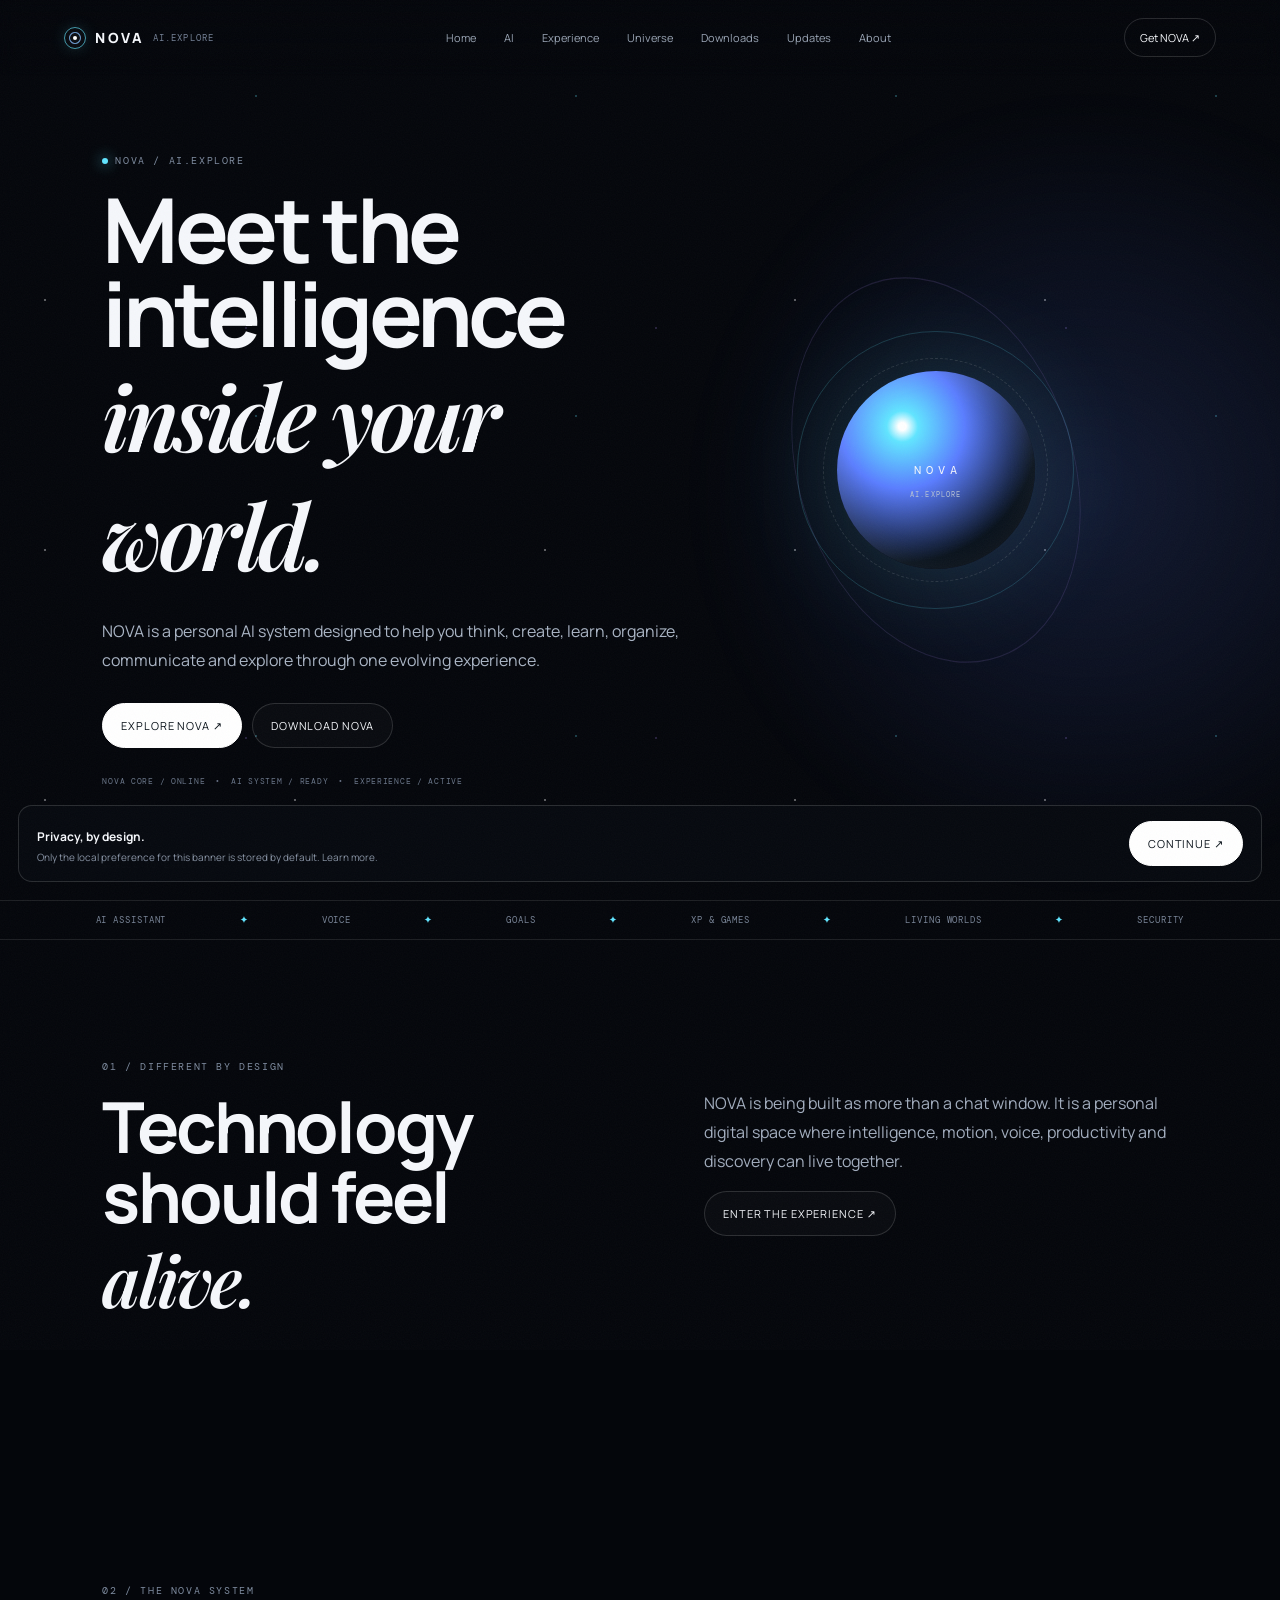
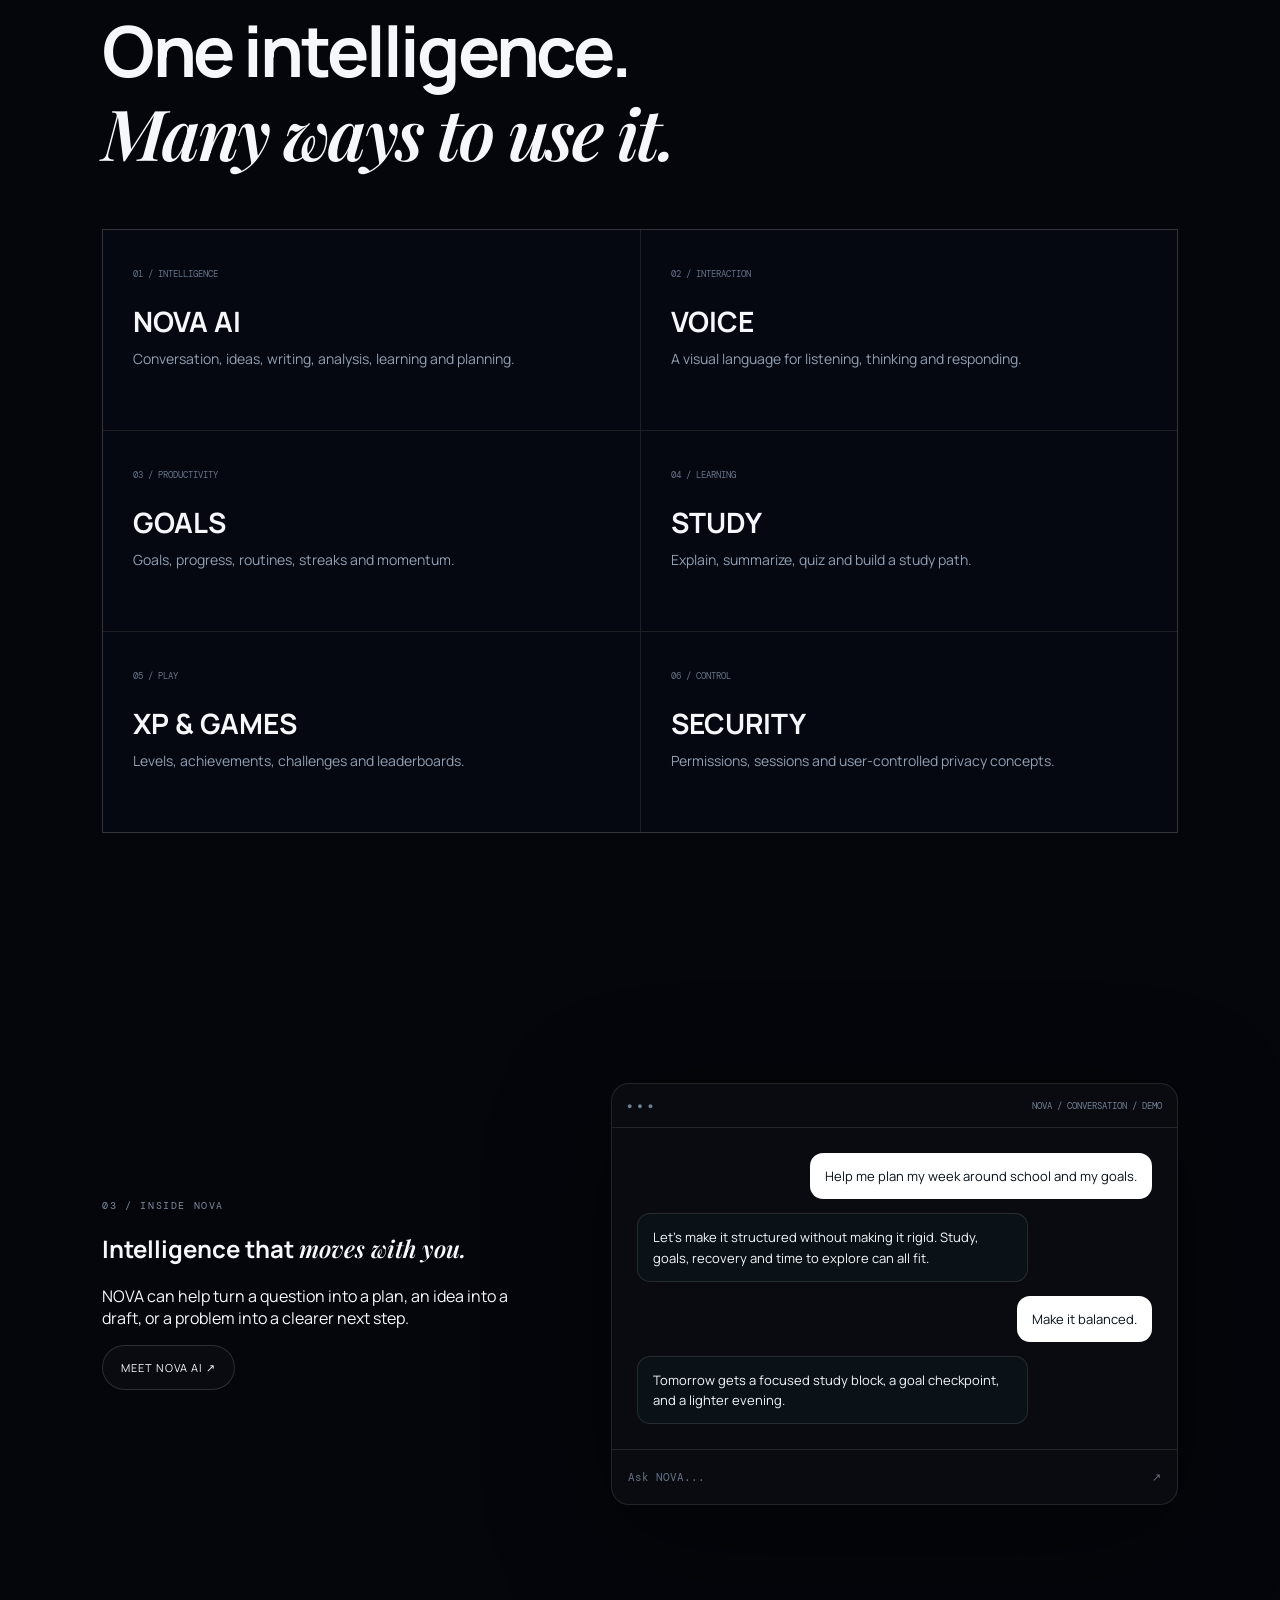
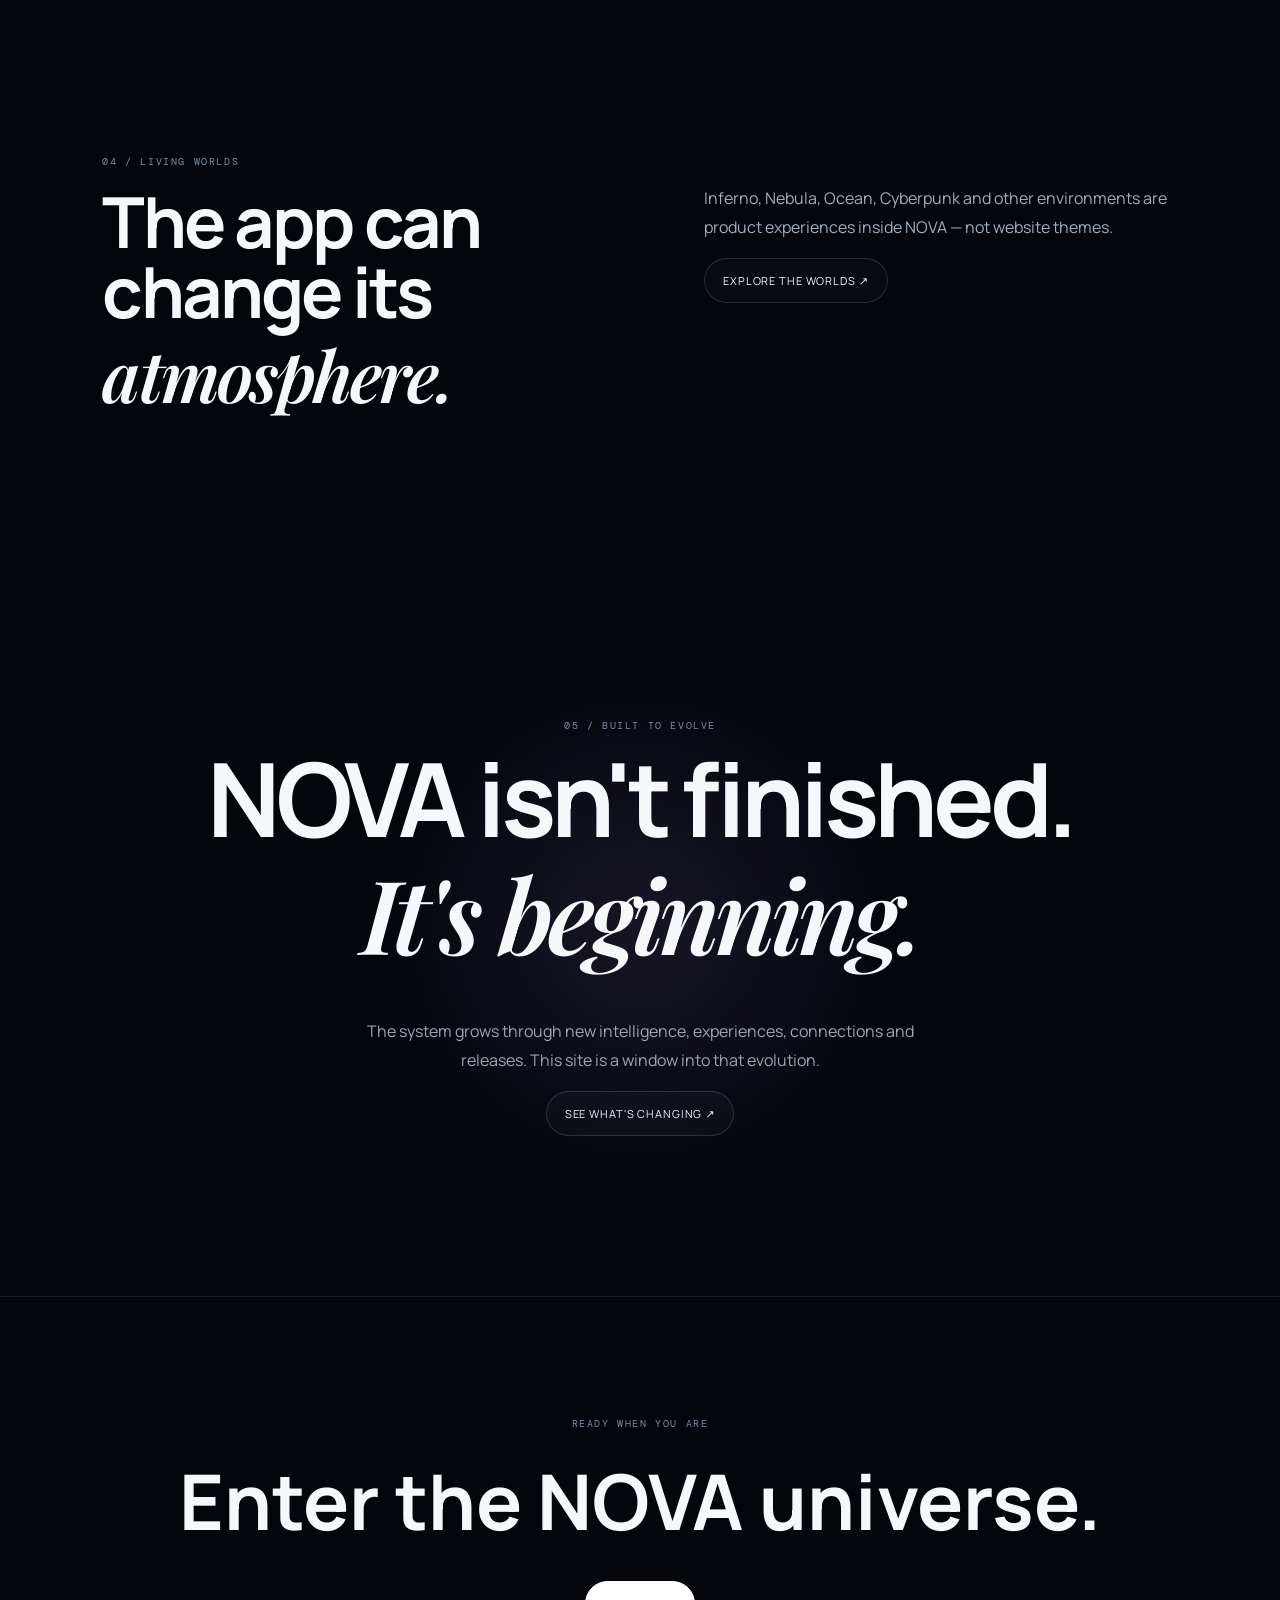
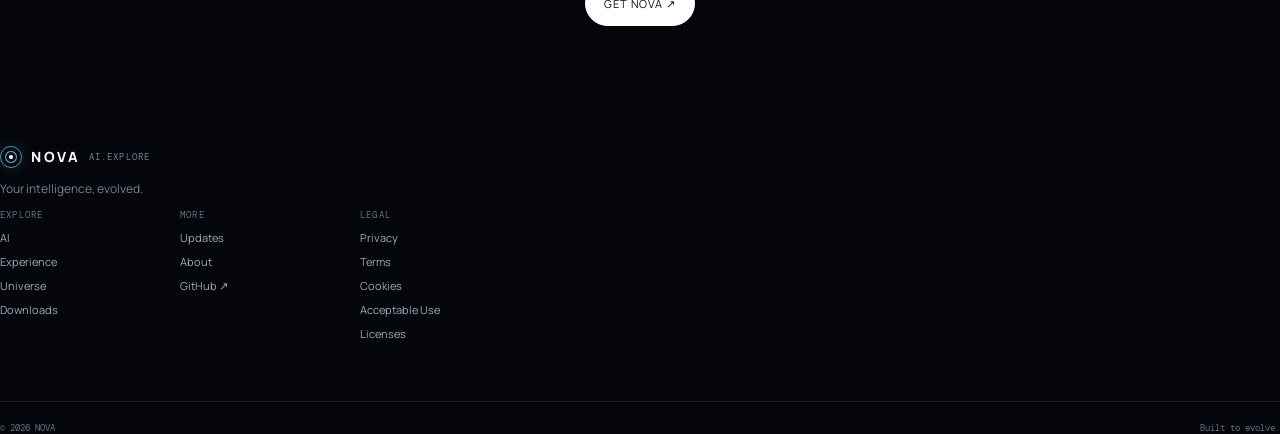
<file: index.html>
<!doctype html><html lang="en"><head><meta charset="utf-8"><meta name="viewport" content="width=device-width,initial-scale=1"><meta name="theme-color" content="#04060b"><meta name="description" content="NOVA is a cinematic personal AI experience designed to help you think, create, learn, organize and explore."><meta property="og:title" content="NOVA — Your Intelligence, Evolved."><meta property="og:description" content="NOVA is a cinematic personal AI experience designed to help you think, create, learn, organize and explore."><meta property="og:type" content="website"><link rel="preconnect" href="https://fonts.googleapis.com"><link rel="preconnect" href="https://fonts.gstatic.com" crossorigin><link href="https://fonts.googleapis.com/css2?family=DM+Mono:wght@400;500&family=Manrope:wght@400;600;700;800&family=Playfair+Display:ital,wght@0,600;1,600&display=swap" rel="stylesheet"><link rel="icon" href="assets/nova-mark.svg" type="image/svg+xml"><link rel="stylesheet" href="styles.css"><title>NOVA — Your Intelligence, Evolved.</title></head><body data-page="home"><div class="grain"></div><div class="stars"></div><header class="nav"><a class="brand" href="index.html"><span class="mark"><i></i></span><span>NOVA</span><small>AI.EXPLORE</small></a><nav><a href="index.html">Home</a><a href="ai.html">AI</a><a href="experience.html">Experience</a><a href="universe.html">Universe</a><a href="downloads.html">Downloads</a><a href="updates.html">Updates</a><a href="about.html">About</a></nav><a class="nav-cta" href="downloads.html">Get NOVA ↗</a><button class="menu" id="menu" aria-label="Open menu">☰</button></header><div class="mobile" id="mobile"><a href="index.html">Home</a><a href="ai.html">AI</a><a href="experience.html">Experience</a><a href="universe.html">Universe</a><a href="downloads.html">Downloads</a><a href="updates.html">Updates</a><a href="about.html">About</a></div><main>
<section class="hero"><div class="hero-copy reveal"><div class="eyebrow"><span class="dot"></span>NOVA / AI.EXPLORE</div><h1>Meet the intelligence <em>inside your world.</em></h1><p>NOVA is a personal AI system designed to help you think, create, learn, organize, communicate and explore through one evolving experience.</p><div class="actions"><a class="btn primary" href="ai.html">Explore NOVA ↗</a><a class="btn ghost" href="downloads.html">Download NOVA</a></div><div class="status"><span>NOVA CORE / ONLINE</span><span>•</span><span>AI SYSTEM / READY</span><span>•</span><span>EXPERIENCE / ACTIVE</span></div></div><div class="core-wrap reveal"><div class="core"><div class="sphere"></div><div class="ring r1"></div><div class="ring r2"></div><div class="ring r3"></div><span class="word">NOVA</span><small>AI.EXPLORE</small></div></div><div class="scroll">SCROLL TO ENTER ↓</div></section>
<div class="strip"><span>AI ASSISTANT</span><b>✦</b><span>VOICE</span><b>✦</b><span>GOALS</span><b>✦</b><span>XP &amp; GAMES</span><b>✦</b><span>LIVING WORLDS</span><b>✦</b><span>SECURITY</span></div>
<section class="section"><div class="kicker">01 / DIFFERENT BY DESIGN</div><div class="split reveal"><h2>Technology should feel <em>alive.</em></h2><div><p>NOVA is being built as more than a chat window. It is a personal digital space where intelligence, motion, voice, productivity and discovery can live together.</p><a class="btn ghost" href="experience.html">Enter the experience ↗</a></div></div></section>
<section class="section"><div class="section-head reveal"><div class="kicker">02 / THE NOVA SYSTEM</div><h2>One intelligence.<br><em>Many ways to use it.</em></h2></div><div class="cards"><a class="card reveal" href="ai.html"><span>01 / INTELLIGENCE</span><h3>NOVA AI</h3><p>Conversation, ideas, writing, analysis, learning and planning.</p></a><a class="card reveal" href="ai.html"><span>02 / INTERACTION</span><h3>VOICE</h3><p>A visual language for listening, thinking and responding.</p></a><a class="card reveal" href="experience.html"><span>03 / PRODUCTIVITY</span><h3>GOALS</h3><p>Goals, progress, routines, streaks and momentum.</p></a><a class="card reveal" href="experience.html"><span>04 / LEARNING</span><h3>STUDY</h3><p>Explain, summarize, quiz and build a study path.</p></a><a class="card reveal" href="experience.html"><span>05 / PLAY</span><h3>XP &amp; GAMES</h3><p>Levels, achievements, challenges and leaderboards.</p></a><a class="card reveal" href="about.html"><span>06 / CONTROL</span><h3>SECURITY</h3><p>Permissions, sessions and user-controlled privacy concepts.</p></a></div></section>
<section class="product"><div class="reveal"><div class="kicker">03 / INSIDE NOVA</div><h2>Intelligence that <em>moves with you.</em></h2><p>NOVA can help turn a question into a plan, an idea into a draft, or a problem into a clearer next step.</p><a class="btn ghost" href="ai.html">Meet NOVA AI ↗</a></div><div class="window reveal"><div class="bar"><span>● ● ●</span><span>NOVA / CONVERSATION / DEMO</span></div><div class="chat"><div class="msg user">Help me plan my week around school and my goals.</div><div class="msg nova">Let's make it structured without making it rigid. Study, goals, recovery and time to explore can all fit.</div><div class="msg user">Make it balanced.</div><div class="msg nova">Tomorrow gets a focused study block, a goal checkpoint, and a lighter evening.</div></div><div class="input"><span>Ask NOVA...</span><span>↗</span></div></div></section>
<section class="section"><div class="kicker">04 / LIVING WORLDS</div><div class="split reveal"><h2>The app can change its <em>atmosphere.</em></h2><div><p>Inferno, Nebula, Ocean, Cyberpunk and other environments are product experiences inside NOVA — not website themes.</p><a class="btn ghost" href="experience.html">Explore the worlds ↗</a></div></div></section>
<section class="manifesto"><div class="kicker reveal">05 / BUILT TO EVOLVE</div><h2 class="reveal">NOVA isn't finished.<br><em>It's beginning.</em></h2><p class="reveal">The system grows through new intelligence, experiences, connections and releases. This site is a window into that evolution.</p><a class="btn ghost reveal" href="updates.html">See what's changing ↗</a></section>
<section class="section" style="text-align:center;border-top:1px solid rgba(255,255,255,.1)"><div class="kicker">READY WHEN YOU ARE</div><h2 style="font-size:clamp(45px,6vw,82px);margin:18px 0 28px">Enter the NOVA universe.</h2><a class="btn primary" href="downloads.html">Get NOVA ↗</a></section>
</main><footer><div class="footer-brand"><a class="brand" href="index.html"><span class="mark"><i></i></span><span>NOVA</span><small>AI.EXPLORE</small></a><p>Your intelligence, evolved.</p></div><div class="footer-links"><div><b>EXPLORE</b><a href="ai.html">AI</a><a href="experience.html">Experience</a><a href="universe.html">Universe</a><a href="downloads.html">Downloads</a></div><div><b>MORE</b><a href="updates.html">Updates</a><a href="about.html">About</a><a href="https://github.com/nova-AI-explore/nova-website" target="_blank" rel="noreferrer">GitHub ↗</a></div><div><b>LEGAL</b><a href="privacy.html">Privacy</a><a href="terms.html">Terms</a><a href="cookies.html">Cookies</a><a href="acceptable-use.html">Acceptable Use</a><a href="licenses.html">Licenses</a></div></div><div class="footer-bottom"><span>© 2026 NOVA</span><span>Built to evolve.</span></div></footer><div class="cookie" id="cookie"><div><strong>Privacy, by design.</strong><p>Only the local preference for this banner is stored by default. <a href="cookies.html">Learn more</a>.</p></div><button class="btn primary" id="cookieBtn">Continue ↗</button></div><script src="script.js"></script></body></html>
</file>
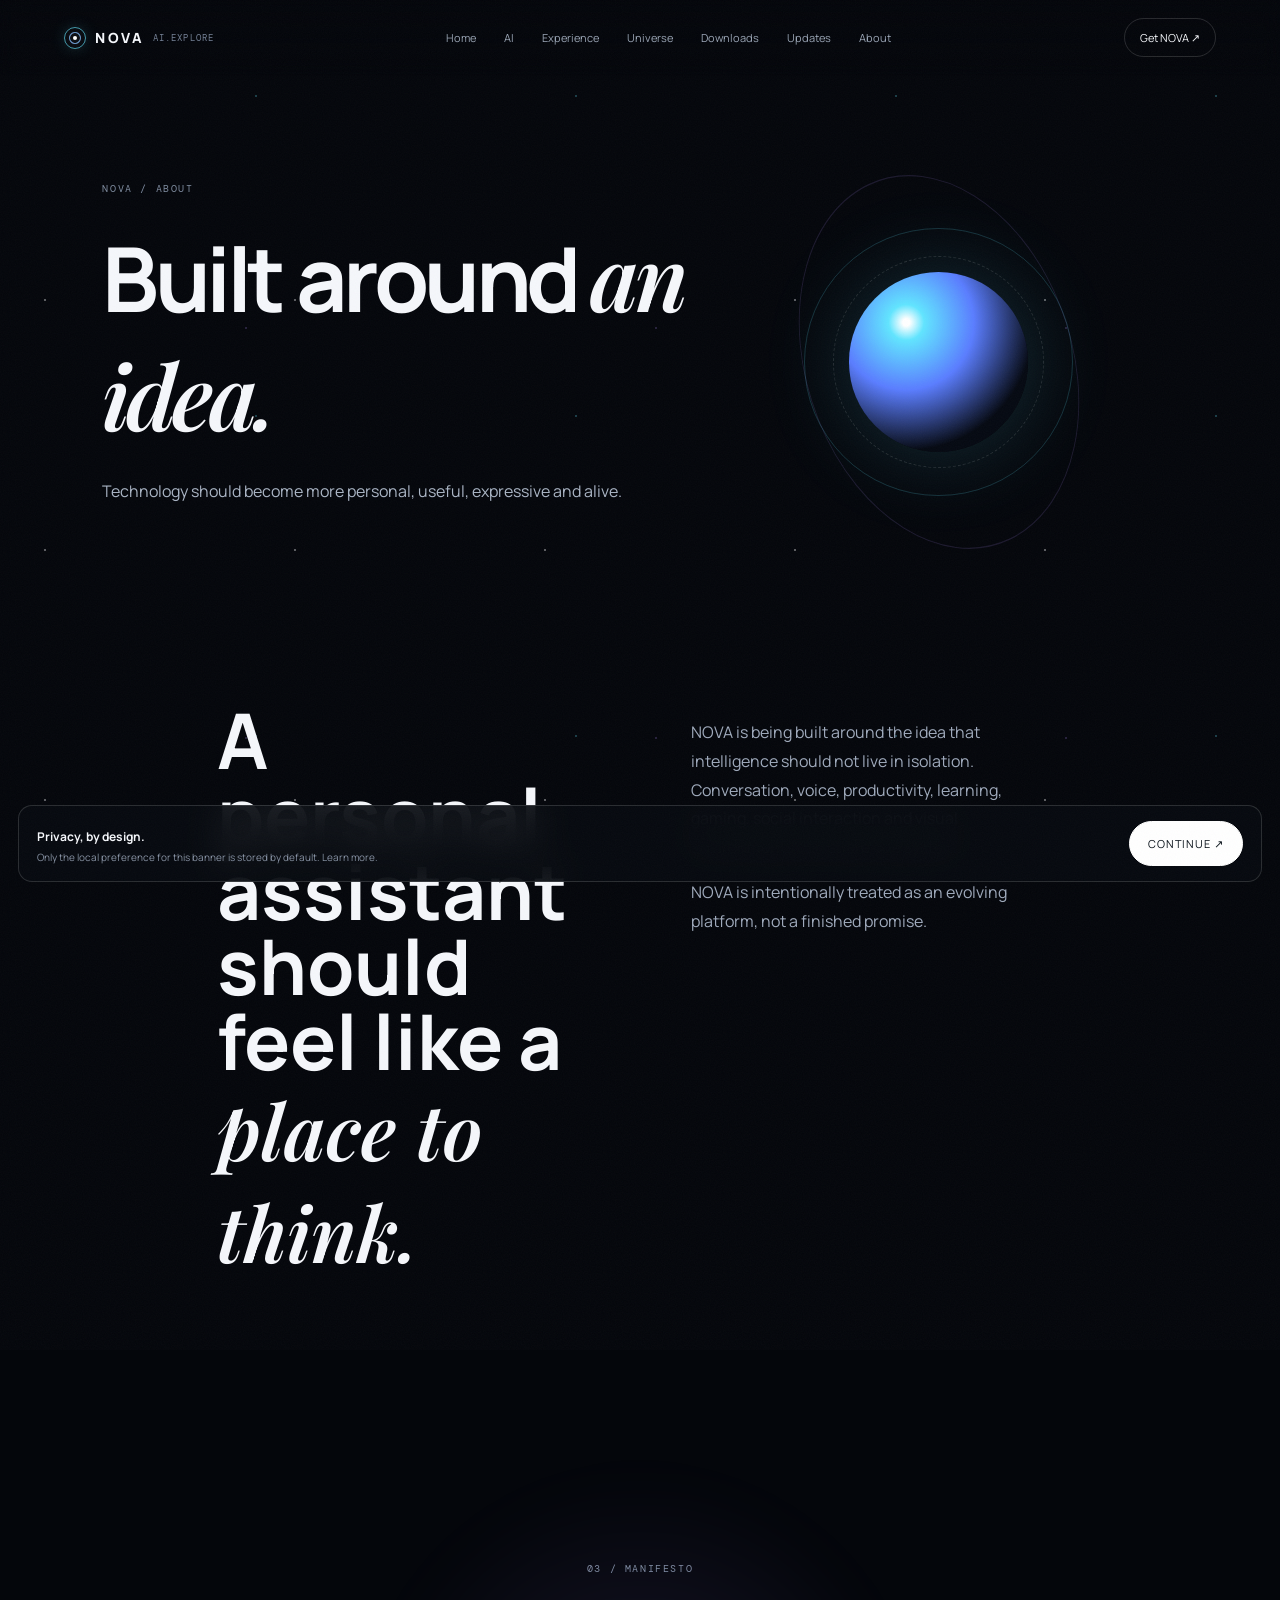
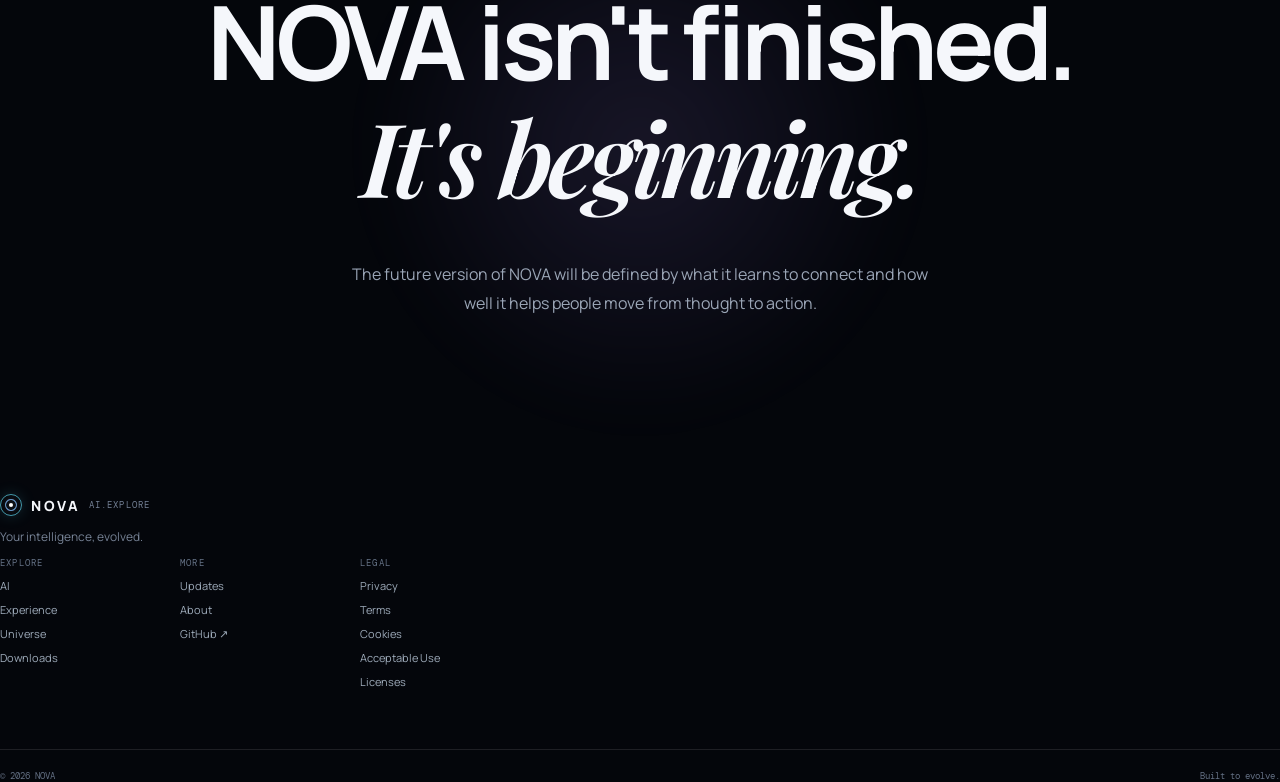
<file: about.html>
<!doctype html><html lang="en"><head><meta charset="utf-8"><meta name="viewport" content="width=device-width,initial-scale=1"><meta name="theme-color" content="#04060b"><meta name="description" content="Learn about the NOVA vision and philosophy."><meta property="og:title" content="About NOVA — Built Around An Idea"><meta property="og:description" content="Learn about the NOVA vision and philosophy."><meta property="og:type" content="website"><link rel="preconnect" href="https://fonts.googleapis.com"><link rel="preconnect" href="https://fonts.gstatic.com" crossorigin><link href="https://fonts.googleapis.com/css2?family=DM+Mono:wght@400;500&family=Manrope:wght@400;600;700;800&family=Playfair+Display:ital,wght@0,600;1,600&display=swap" rel="stylesheet"><link rel="icon" href="assets/nova-mark.svg" type="image/svg+xml"><link rel="stylesheet" href="styles.css"><title>About NOVA — Built Around An Idea</title></head><body data-page="about"><div class="grain"></div><div class="stars"></div><header class="nav"><a class="brand" href="index.html"><span class="mark"><i></i></span><span>NOVA</span><small>AI.EXPLORE</small></a><nav><a href="index.html">Home</a><a href="ai.html">AI</a><a href="experience.html">Experience</a><a href="universe.html">Universe</a><a href="downloads.html">Downloads</a><a href="updates.html">Updates</a><a href="about.html">About</a></nav><a class="nav-cta" href="downloads.html">Get NOVA ↗</a><button class="menu" id="menu" aria-label="Open menu">☰</button></header><div class="mobile" id="mobile"><a href="index.html">Home</a><a href="ai.html">AI</a><a href="experience.html">Experience</a><a href="universe.html">Universe</a><a href="downloads.html">Downloads</a><a href="updates.html">Updates</a><a href="about.html">About</a></div><main><section class="subhero"><div class="reveal"><div class="eyebrow">NOVA / ABOUT</div><h1>Built around <em>an idea.</em></h1><p>Technology should become more personal, useful, expressive and alive.</p></div><div class="orb reveal"><div class="ring r1"></div><div class="ring r2"></div><div class="ring r3"></div></div></section><section class="about"><div class="about-grid"><h2 class="reveal">A personal assistant should feel like a <em>place to think.</em></h2><div class="reveal"><p>NOVA is being built around the idea that intelligence should not live in isolation. Conversation, voice, productivity, learning, gaming, social interaction and visual environments can share one system.</p><p>NOVA is intentionally treated as an evolving platform, not a finished promise.</p></div></div></section><section class="manifesto"><div class="kicker">03 / MANIFESTO</div><h2>NOVA isn't finished.<br><em>It's beginning.</em></h2><p>The future version of NOVA will be defined by what it learns to connect and how well it helps people move from thought to action.</p></section></main><footer><div class="footer-brand"><a class="brand" href="index.html"><span class="mark"><i></i></span><span>NOVA</span><small>AI.EXPLORE</small></a><p>Your intelligence, evolved.</p></div><div class="footer-links"><div><b>EXPLORE</b><a href="ai.html">AI</a><a href="experience.html">Experience</a><a href="universe.html">Universe</a><a href="downloads.html">Downloads</a></div><div><b>MORE</b><a href="updates.html">Updates</a><a href="about.html">About</a><a href="https://github.com/team3nerd/nova-website" target="_blank" rel="noreferrer">GitHub ↗</a></div><div><b>LEGAL</b><a href="privacy.html">Privacy</a><a href="terms.html">Terms</a><a href="cookies.html">Cookies</a><a href="acceptable-use.html">Acceptable Use</a><a href="licenses.html">Licenses</a></div></div><div class="footer-bottom"><span>© 2026 NOVA</span><span>Built to evolve.</span></div></footer><div class="cookie" id="cookie"><div><strong>Privacy, by design.</strong><p>Only the local preference for this banner is stored by default. <a href="cookies.html">Learn more</a>.</p></div><button class="btn primary" id="cookieBtn">Continue ↗</button></div><script src="script.js"></script></body></html>
</file>
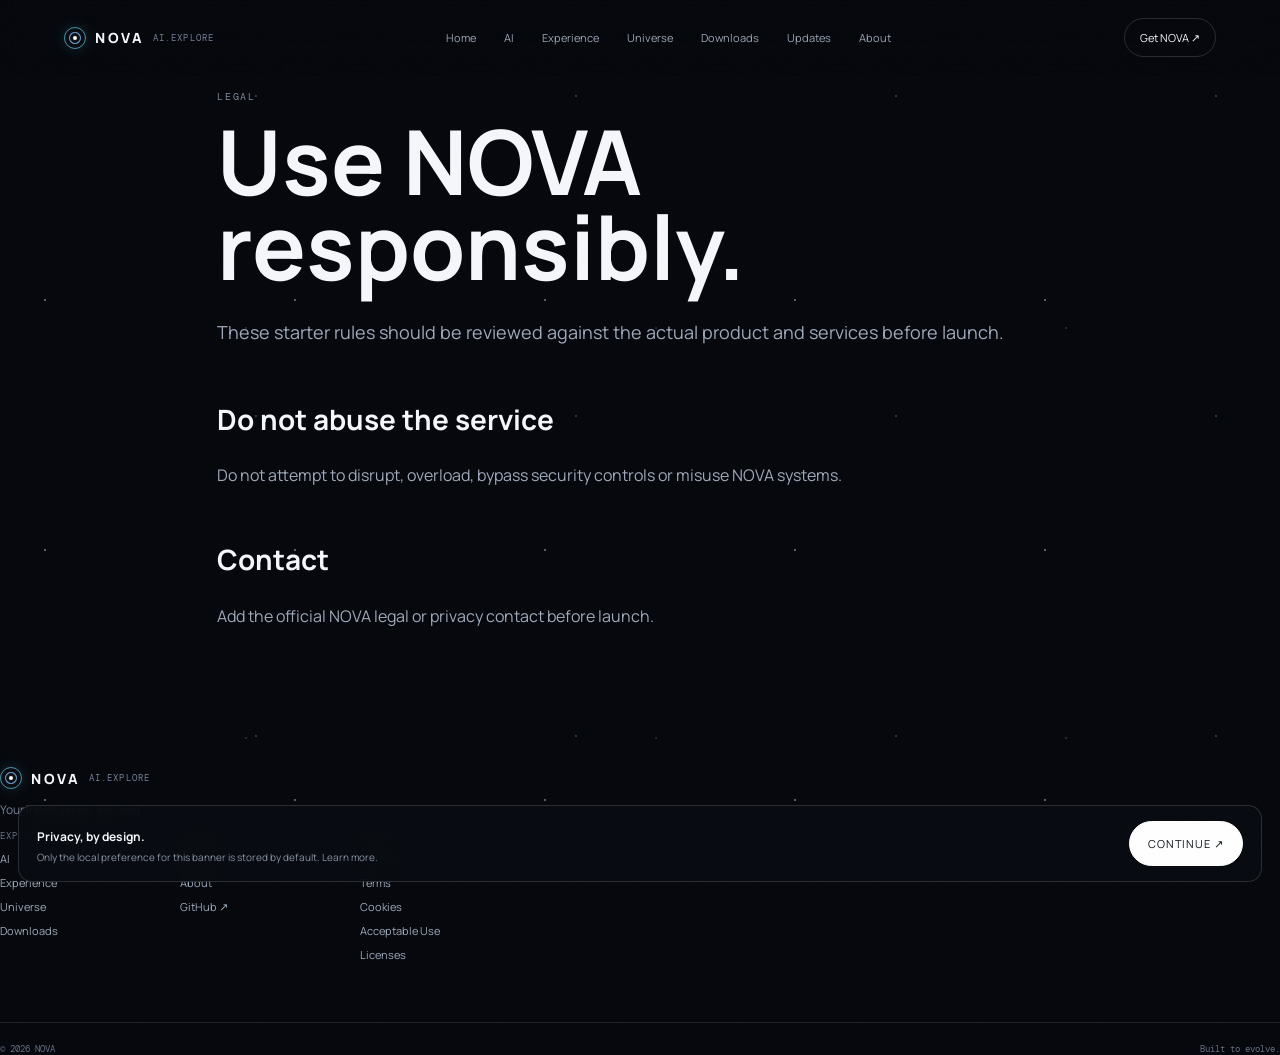
<file: acceptable-use.html>
<!doctype html><html lang="en"><head><meta charset="utf-8"><meta name="viewport" content="width=device-width,initial-scale=1"><meta name="theme-color" content="#04060b"><meta name="description" content="Starter acceptable-use rules for NOVA."><meta property="og:title" content="NOVA Acceptable Use"><meta property="og:description" content="Starter acceptable-use rules for NOVA."><meta property="og:type" content="website"><link rel="preconnect" href="https://fonts.googleapis.com"><link rel="preconnect" href="https://fonts.gstatic.com" crossorigin><link href="https://fonts.googleapis.com/css2?family=DM+Mono:wght@400;500&family=Manrope:wght@400;600;700;800&family=Playfair+Display:ital,wght@0,600;1,600&display=swap" rel="stylesheet"><link rel="icon" href="assets/nova-mark.svg" type="image/svg+xml"><link rel="stylesheet" href="styles.css"><title>NOVA Acceptable Use</title></head><body data-page="legal"><div class="grain"></div><div class="stars"></div><header class="nav"><a class="brand" href="index.html"><span class="mark"><i></i></span><span>NOVA</span><small>AI.EXPLORE</small></a><nav><a href="index.html">Home</a><a href="ai.html">AI</a><a href="experience.html">Experience</a><a href="universe.html">Universe</a><a href="downloads.html">Downloads</a><a href="updates.html">Updates</a><a href="about.html">About</a></nav><a class="nav-cta" href="downloads.html">Get NOVA ↗</a><button class="menu" id="menu" aria-label="Open menu">☰</button></header><div class="mobile" id="mobile"><a href="index.html">Home</a><a href="ai.html">AI</a><a href="experience.html">Experience</a><a href="universe.html">Universe</a><a href="downloads.html">Downloads</a><a href="updates.html">Updates</a><a href="about.html">About</a></div><main><section class="legal-page"><div class="kicker">LEGAL</div><h1>Use NOVA responsibly.</h1><p style="font-size:18px">These starter rules should be reviewed against the actual product and services before launch.</p><h2>Do not abuse the service</h2><p>Do not attempt to disrupt, overload, bypass security controls or misuse NOVA systems.</p><h2>Contact</h2><p>Add the official NOVA legal or privacy contact before launch.</p></section></main><footer><div class="footer-brand"><a class="brand" href="index.html"><span class="mark"><i></i></span><span>NOVA</span><small>AI.EXPLORE</small></a><p>Your intelligence, evolved.</p></div><div class="footer-links"><div><b>EXPLORE</b><a href="ai.html">AI</a><a href="experience.html">Experience</a><a href="universe.html">Universe</a><a href="downloads.html">Downloads</a></div><div><b>MORE</b><a href="updates.html">Updates</a><a href="about.html">About</a><a href="https://github.com/team3nerd/nova-website" target="_blank" rel="noreferrer">GitHub ↗</a></div><div><b>LEGAL</b><a href="privacy.html">Privacy</a><a href="terms.html">Terms</a><a href="cookies.html">Cookies</a><a href="acceptable-use.html">Acceptable Use</a><a href="licenses.html">Licenses</a></div></div><div class="footer-bottom"><span>© 2026 NOVA</span><span>Built to evolve.</span></div></footer><div class="cookie" id="cookie"><div><strong>Privacy, by design.</strong><p>Only the local preference for this banner is stored by default. <a href="cookies.html">Learn more</a>.</p></div><button class="btn primary" id="cookieBtn">Continue ↗</button></div><script src="script.js"></script></body></html>
</file>
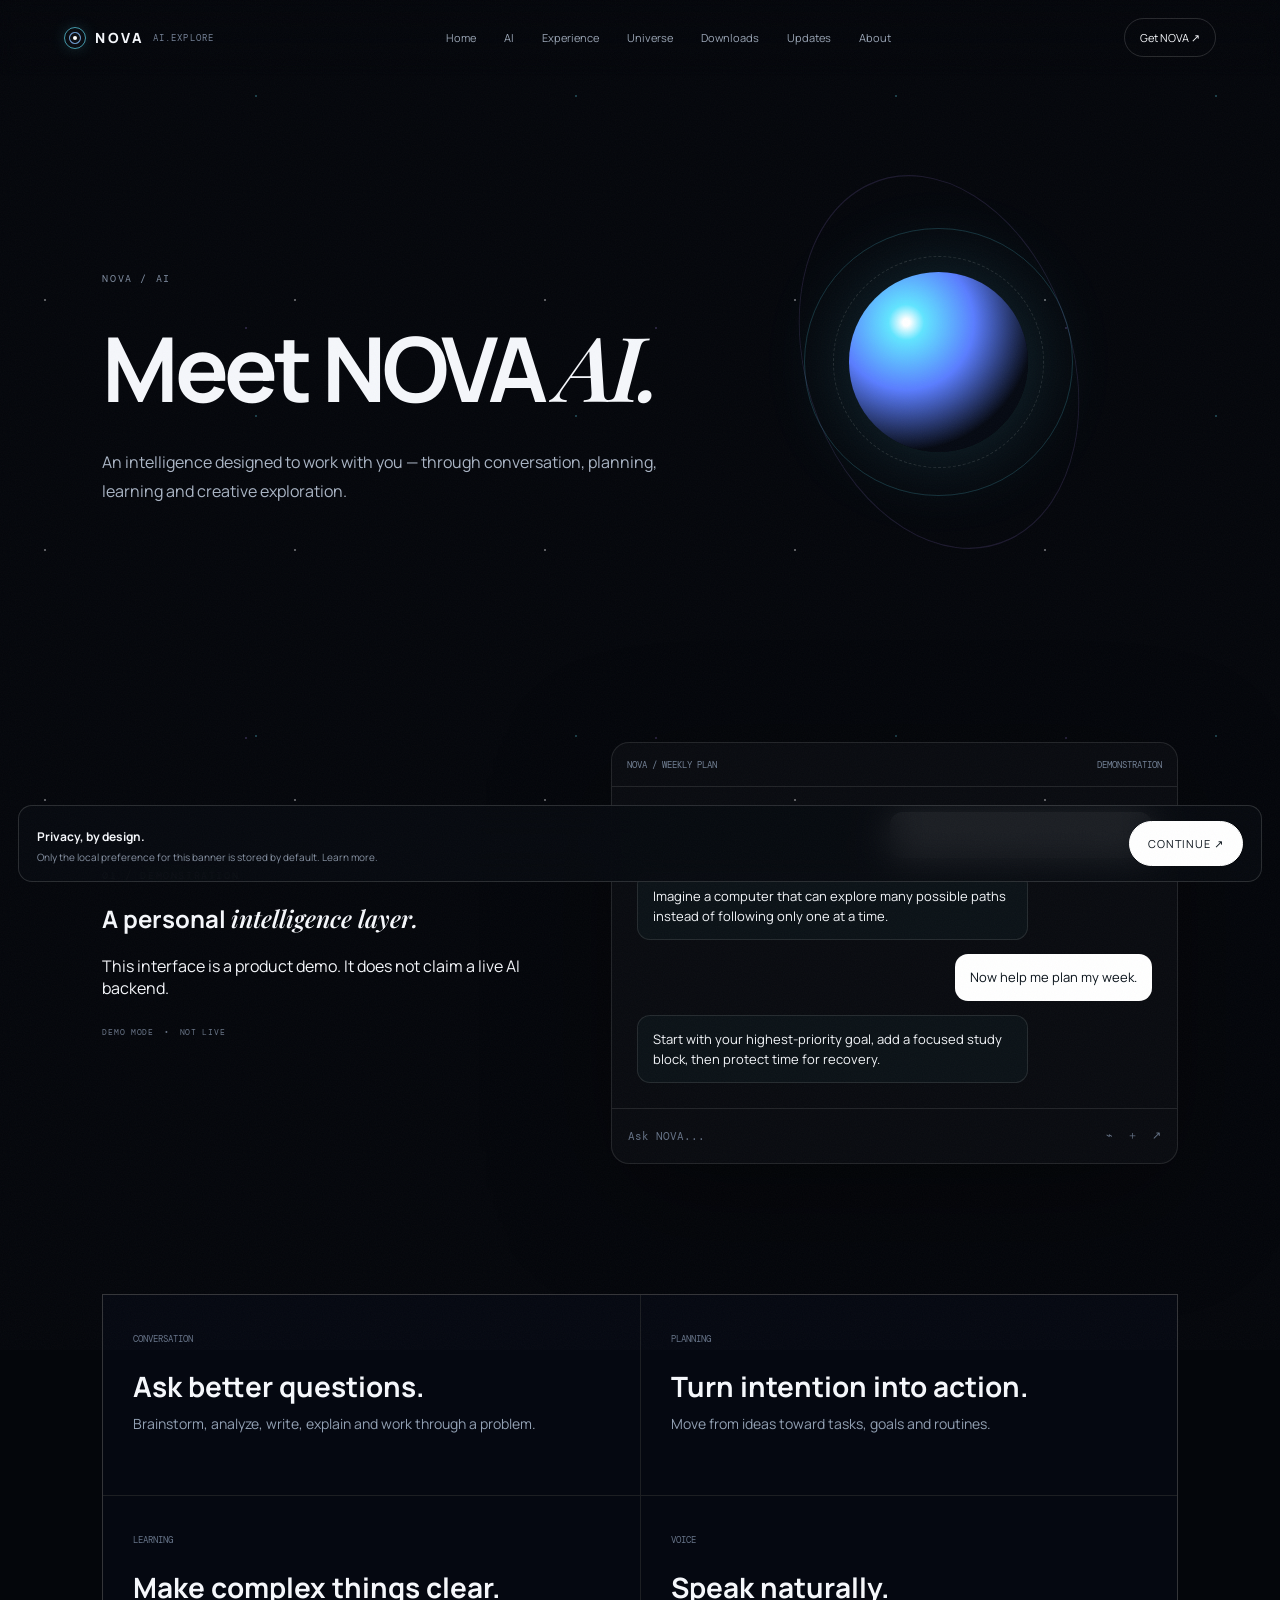
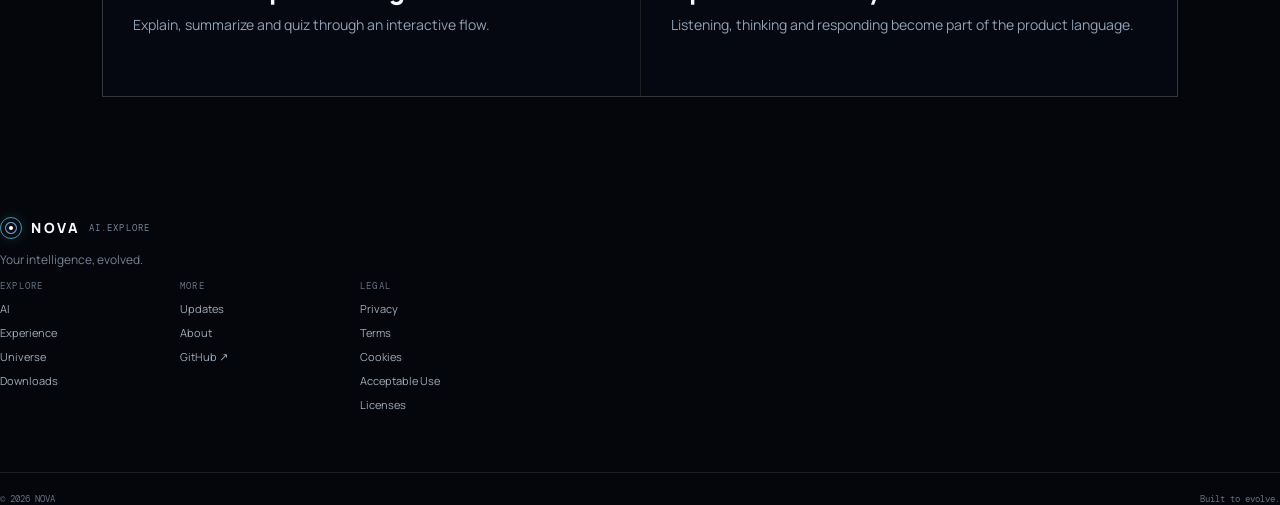
<file: ai.html>
<!doctype html><html lang="en"><head><meta charset="utf-8"><meta name="viewport" content="width=device-width,initial-scale=1"><meta name="theme-color" content="#04060b"><meta name="description" content="Explore the NOVA AI product demonstration."><meta property="og:title" content="NOVA AI — Meet the Intelligence"><meta property="og:description" content="Explore the NOVA AI product demonstration."><meta property="og:type" content="website"><link rel="preconnect" href="https://fonts.googleapis.com"><link rel="preconnect" href="https://fonts.gstatic.com" crossorigin><link href="https://fonts.googleapis.com/css2?family=DM+Mono:wght@400;500&family=Manrope:wght@400;600;700;800&family=Playfair+Display:ital,wght@0,600;1,600&display=swap" rel="stylesheet"><link rel="icon" href="assets/nova-mark.svg" type="image/svg+xml"><link rel="stylesheet" href="styles.css"><title>NOVA AI — Meet the Intelligence</title></head><body data-page="ai"><div class="grain"></div><div class="stars"></div><header class="nav"><a class="brand" href="index.html"><span class="mark"><i></i></span><span>NOVA</span><small>AI.EXPLORE</small></a><nav><a href="index.html">Home</a><a href="ai.html">AI</a><a href="experience.html">Experience</a><a href="universe.html">Universe</a><a href="downloads.html">Downloads</a><a href="updates.html">Updates</a><a href="about.html">About</a></nav><a class="nav-cta" href="downloads.html">Get NOVA ↗</a><button class="menu" id="menu" aria-label="Open menu">☰</button></header><div class="mobile" id="mobile"><a href="index.html">Home</a><a href="ai.html">AI</a><a href="experience.html">Experience</a><a href="universe.html">Universe</a><a href="downloads.html">Downloads</a><a href="updates.html">Updates</a><a href="about.html">About</a></div><main>
<section class="subhero"><div class="reveal"><div class="eyebrow">NOVA / AI</div><h1>Meet NOVA <em>AI.</em></h1><p>An intelligence designed to work with you — through conversation, planning, learning and creative exploration.</p></div><div class="orb reveal"><div class="ring r1"></div><div class="ring r2"></div><div class="ring r3"></div></div></section>
<section class="product"><div class="reveal"><div class="kicker">01 / DEMONSTRATION</div><h2>A personal <em>intelligence layer.</em></h2><p>This interface is a product demo. It does not claim a live AI backend.</p><div class="status"><span>DEMO MODE</span><span>•</span><span>NOT LIVE</span></div></div><div class="window reveal"><div class="bar"><span>NOVA / WEEKLY PLAN</span><span>DEMONSTRATION</span></div><div class="chat"><div class="msg user">Explain quantum computing like I'm 15.</div><div class="msg nova">Imagine a computer that can explore many possible paths instead of following only one at a time.</div><div class="msg user">Now help me plan my week.</div><div class="msg nova">Start with your highest-priority goal, add a focused study block, then protect time for recovery.</div></div><div class="input"><span>Ask NOVA...</span><span>⌁ &nbsp;＋ &nbsp;↗</span></div></div></section>
<section class="cards" style="margin:0 8vw 120px"><div class="card reveal"><span>CONVERSATION</span><h3>Ask better questions.</h3><p>Brainstorm, analyze, write, explain and work through a problem.</p></div><div class="card reveal"><span>PLANNING</span><h3>Turn intention into action.</h3><p>Move from ideas toward tasks, goals and routines.</p></div><div class="card reveal"><span>LEARNING</span><h3>Make complex things clear.</h3><p>Explain, summarize and quiz through an interactive flow.</p></div><div class="card reveal"><span>VOICE</span><h3>Speak naturally.</h3><p>Listening, thinking and responding become part of the product language.</p></div></section>
</main><footer><div class="footer-brand"><a class="brand" href="index.html"><span class="mark"><i></i></span><span>NOVA</span><small>AI.EXPLORE</small></a><p>Your intelligence, evolved.</p></div><div class="footer-links"><div><b>EXPLORE</b><a href="ai.html">AI</a><a href="experience.html">Experience</a><a href="universe.html">Universe</a><a href="downloads.html">Downloads</a></div><div><b>MORE</b><a href="updates.html">Updates</a><a href="about.html">About</a><a href="https://github.com/team3nerd/nova-website" target="_blank" rel="noreferrer">GitHub ↗</a></div><div><b>LEGAL</b><a href="privacy.html">Privacy</a><a href="terms.html">Terms</a><a href="cookies.html">Cookies</a><a href="acceptable-use.html">Acceptable Use</a><a href="licenses.html">Licenses</a></div></div><div class="footer-bottom"><span>© 2026 NOVA</span><span>Built to evolve.</span></div></footer><div class="cookie" id="cookie"><div><strong>Privacy, by design.</strong><p>Only the local preference for this banner is stored by default. <a href="cookies.html">Learn more</a>.</p></div><button class="btn primary" id="cookieBtn">Continue ↗</button></div><script src="script.js"></script></body></html>
</file>
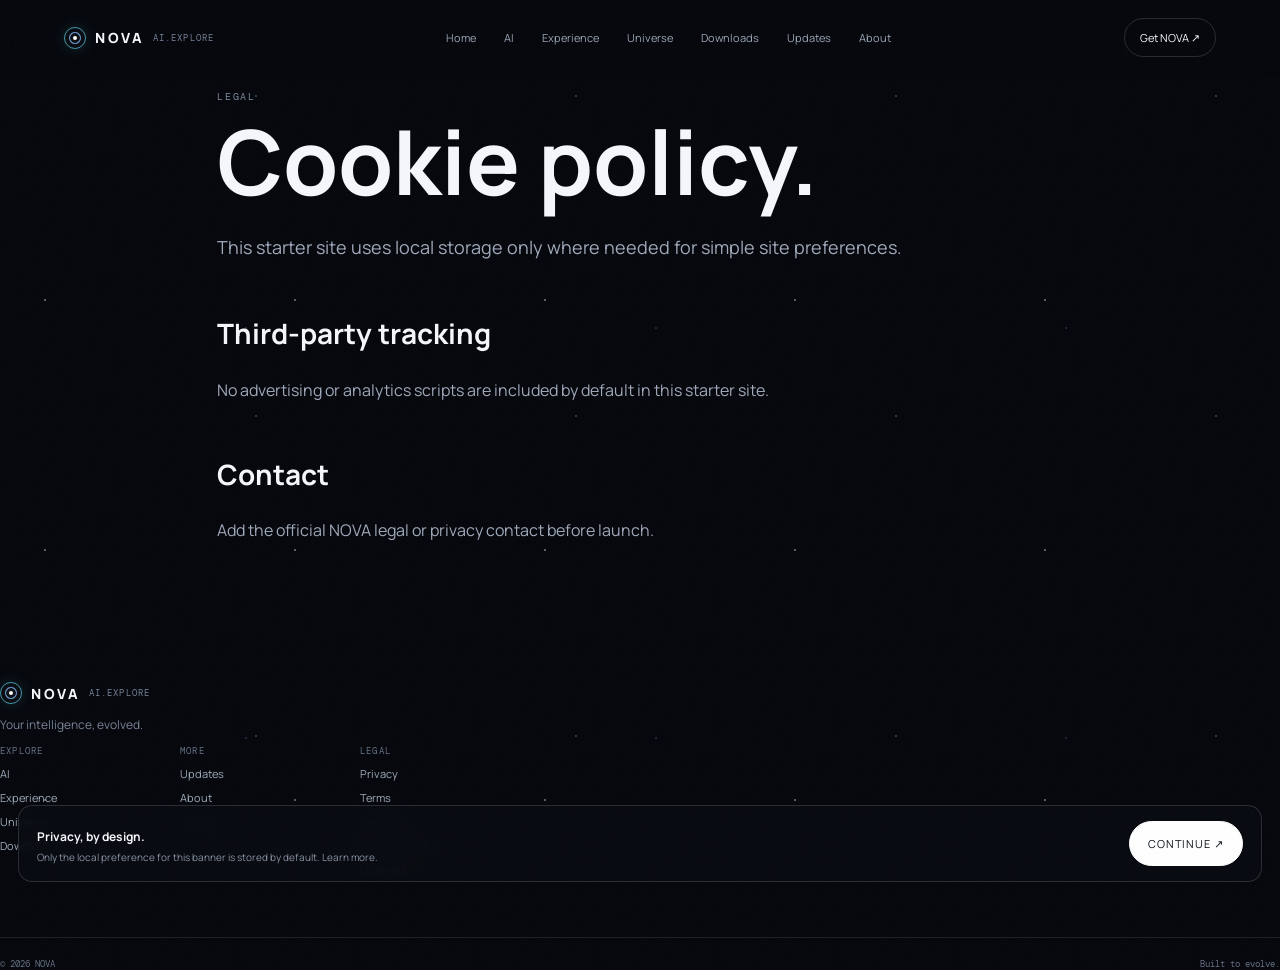
<file: cookies.html>
<!doctype html><html lang="en"><head><meta charset="utf-8"><meta name="viewport" content="width=device-width,initial-scale=1"><meta name="theme-color" content="#04060b"><meta name="description" content="Starter cookie information for NOVA."><meta property="og:title" content="NOVA Cookie Policy"><meta property="og:description" content="Starter cookie information for NOVA."><meta property="og:type" content="website"><link rel="preconnect" href="https://fonts.googleapis.com"><link rel="preconnect" href="https://fonts.gstatic.com" crossorigin><link href="https://fonts.googleapis.com/css2?family=DM+Mono:wght@400;500&family=Manrope:wght@400;600;700;800&family=Playfair+Display:ital,wght@0,600;1,600&display=swap" rel="stylesheet"><link rel="icon" href="assets/nova-mark.svg" type="image/svg+xml"><link rel="stylesheet" href="styles.css"><title>NOVA Cookie Policy</title></head><body data-page="legal"><div class="grain"></div><div class="stars"></div><header class="nav"><a class="brand" href="index.html"><span class="mark"><i></i></span><span>NOVA</span><small>AI.EXPLORE</small></a><nav><a href="index.html">Home</a><a href="ai.html">AI</a><a href="experience.html">Experience</a><a href="universe.html">Universe</a><a href="downloads.html">Downloads</a><a href="updates.html">Updates</a><a href="about.html">About</a></nav><a class="nav-cta" href="downloads.html">Get NOVA ↗</a><button class="menu" id="menu" aria-label="Open menu">☰</button></header><div class="mobile" id="mobile"><a href="index.html">Home</a><a href="ai.html">AI</a><a href="experience.html">Experience</a><a href="universe.html">Universe</a><a href="downloads.html">Downloads</a><a href="updates.html">Updates</a><a href="about.html">About</a></div><main><section class="legal-page"><div class="kicker">LEGAL</div><h1>Cookie policy.</h1><p style="font-size:18px">This starter site uses local storage only where needed for simple site preferences.</p><h2>Third-party tracking</h2><p>No advertising or analytics scripts are included by default in this starter site.</p><h2>Contact</h2><p>Add the official NOVA legal or privacy contact before launch.</p></section></main><footer><div class="footer-brand"><a class="brand" href="index.html"><span class="mark"><i></i></span><span>NOVA</span><small>AI.EXPLORE</small></a><p>Your intelligence, evolved.</p></div><div class="footer-links"><div><b>EXPLORE</b><a href="ai.html">AI</a><a href="experience.html">Experience</a><a href="universe.html">Universe</a><a href="downloads.html">Downloads</a></div><div><b>MORE</b><a href="updates.html">Updates</a><a href="about.html">About</a><a href="https://github.com/team3nerd/nova-website" target="_blank" rel="noreferrer">GitHub ↗</a></div><div><b>LEGAL</b><a href="privacy.html">Privacy</a><a href="terms.html">Terms</a><a href="cookies.html">Cookies</a><a href="acceptable-use.html">Acceptable Use</a><a href="licenses.html">Licenses</a></div></div><div class="footer-bottom"><span>© 2026 NOVA</span><span>Built to evolve.</span></div></footer><div class="cookie" id="cookie"><div><strong>Privacy, by design.</strong><p>Only the local preference for this banner is stored by default. <a href="cookies.html">Learn more</a>.</p></div><button class="btn primary" id="cookieBtn">Continue ↗</button></div><script src="script.js"></script></body></html>
</file>
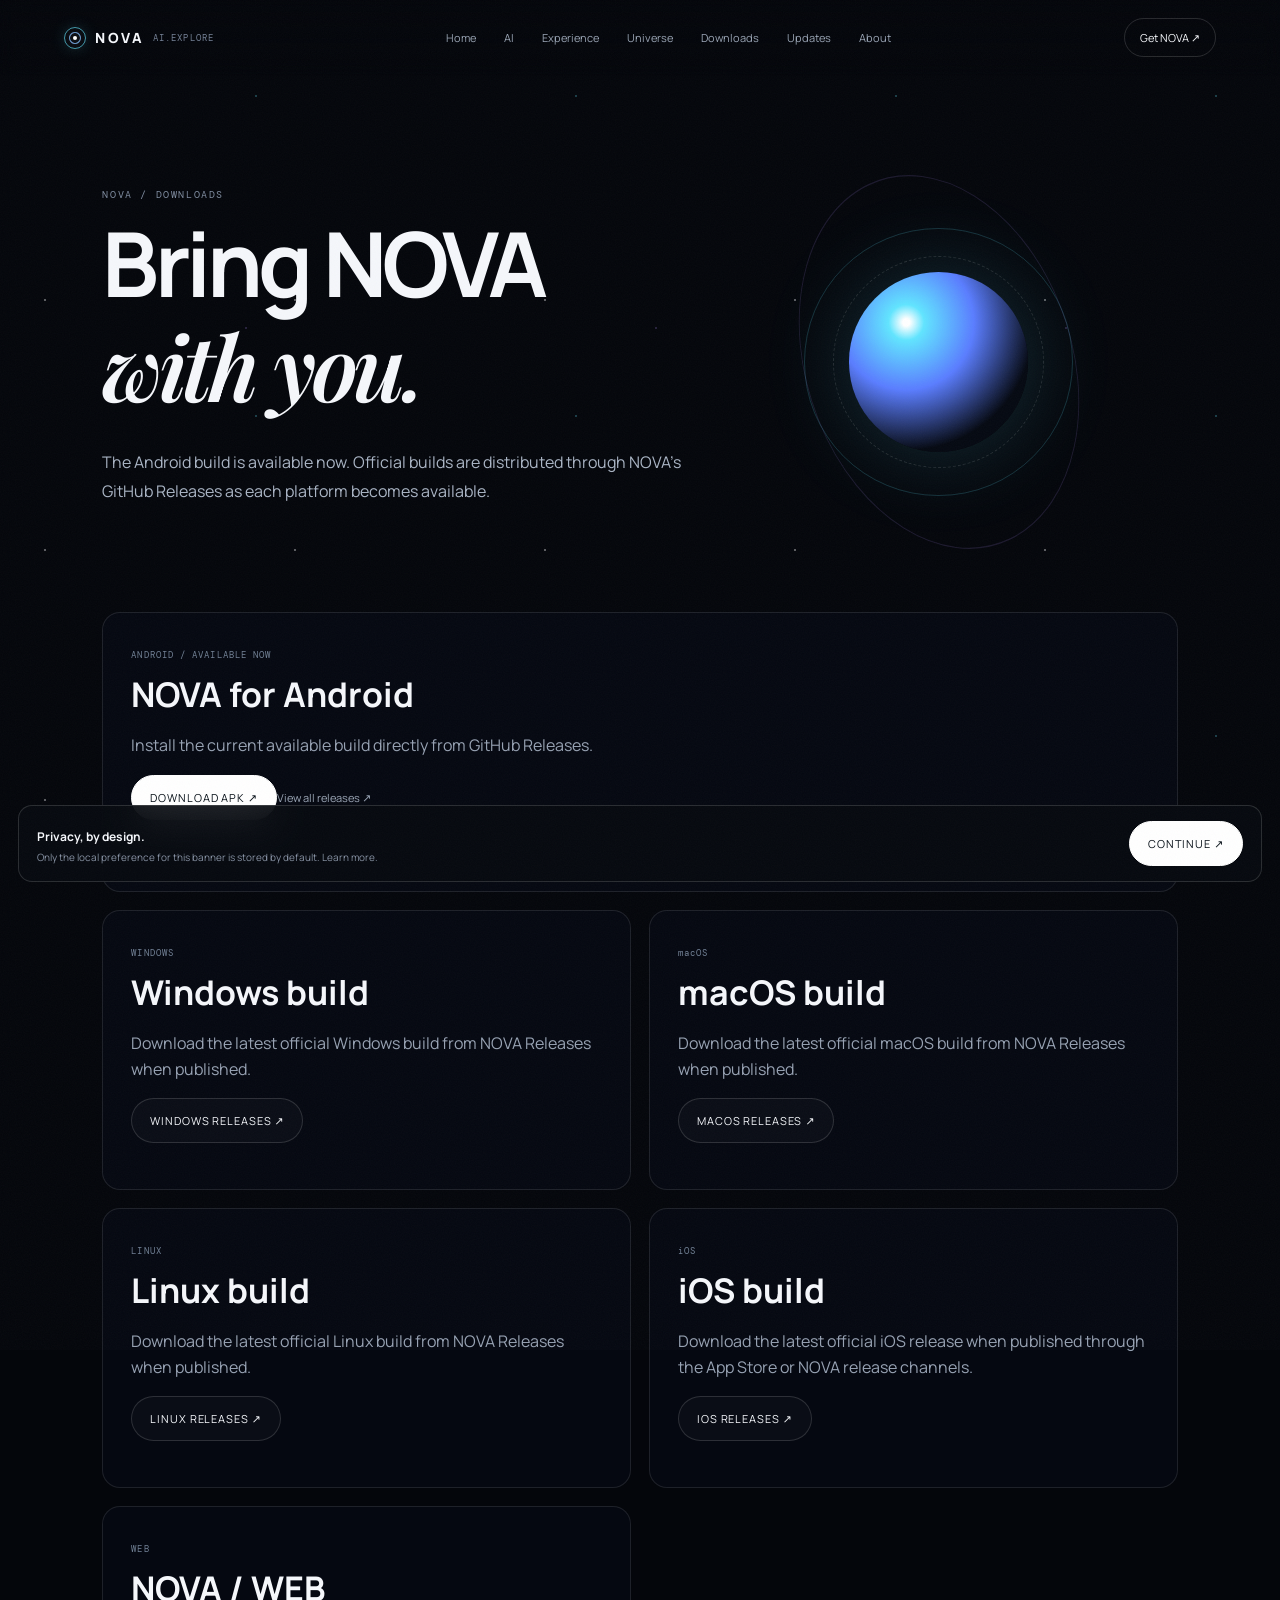
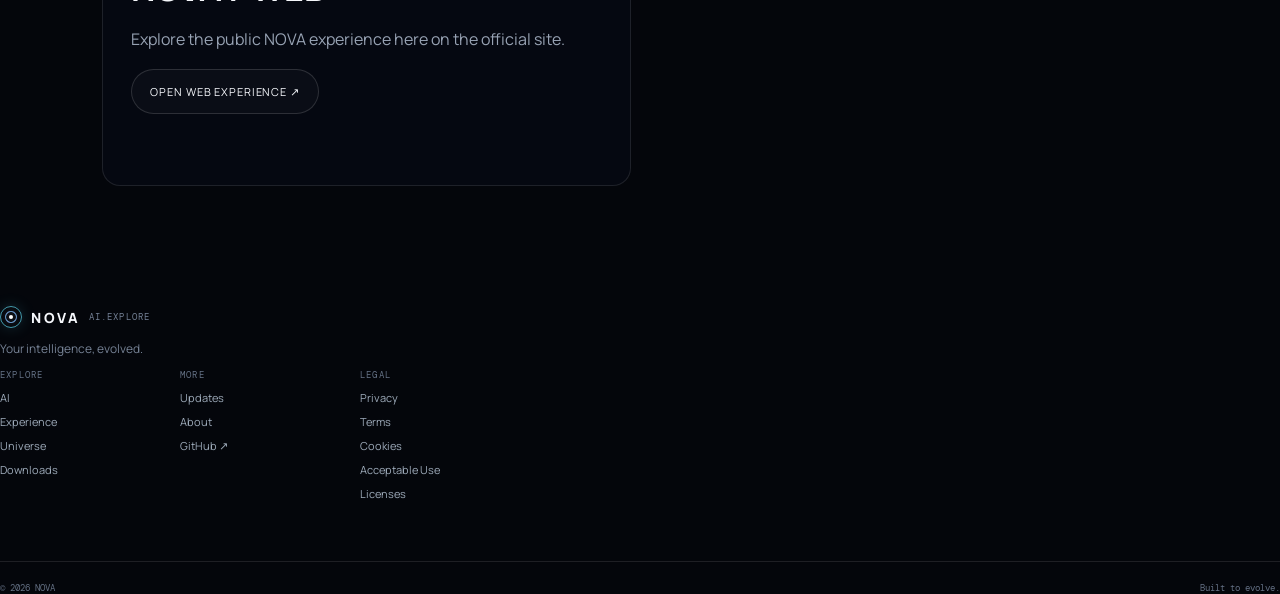
<file: downloads.html>
<!doctype html><html lang="en"><head><meta charset="utf-8"><meta name="viewport" content="width=device-width,initial-scale=1"><meta name="theme-color" content="#04060b"><meta name="description" content="Download NOVA for Android and explore platform availability."><meta property="og:title" content="NOVA Downloads — Bring NOVA With You"><meta property="og:description" content="Download NOVA for Android and explore platform availability."><meta property="og:type" content="website"><link rel="preconnect" href="https://fonts.googleapis.com"><link rel="preconnect" href="https://fonts.gstatic.com" crossorigin><link href="https://fonts.googleapis.com/css2?family=DM+Mono:wght@400;500&family=Manrope:wght@400;600;700;800&family=Playfair+Display:ital,wght@0,600;1,600&display=swap" rel="stylesheet"><link rel="icon" href="assets/nova-mark.svg" type="image/svg+xml"><link rel="stylesheet" href="styles.css"><title>NOVA Downloads — Bring NOVA With You</title></head><body data-page="downloads"><div class="grain"></div><div class="stars"></div><header class="nav"><a class="brand" href="index.html"><span class="mark"><i></i></span><span>NOVA</span><small>AI.EXPLORE</small></a><nav><a href="index.html">Home</a><a href="ai.html">AI</a><a href="experience.html">Experience</a><a href="universe.html">Universe</a><a href="downloads.html">Downloads</a><a href="updates.html">Updates</a><a href="about.html">About</a></nav><a class="nav-cta" href="downloads.html">Get NOVA ↗</a><button class="menu" id="menu" aria-label="Open menu">☰</button></header><div class="mobile" id="mobile"><a href="index.html">Home</a><a href="ai.html">AI</a><a href="experience.html">Experience</a><a href="universe.html">Universe</a><a href="downloads.html">Downloads</a><a href="updates.html">Updates</a><a href="about.html">About</a></div><main><section class="subhero"><div class="reveal"><div class="eyebrow">NOVA / DOWNLOADS</div><h1>Bring NOVA <em>with you.</em></h1><p>The Android build is available now. Official builds are distributed through NOVA’s GitHub Releases as each platform becomes available.</p></div><div class="orb reveal"><div class="ring r1"></div><div class="ring r2"></div><div class="ring r3"></div></div></section><section class="download-grid"><div class="download reveal" style="grid-column:1/-1"><small>ANDROID / AVAILABLE NOW</small><h3>NOVA for Android</h3><p>Install the current available build directly from GitHub Releases.</p><a class="btn primary" href="https://github.com/nova-AI-explore/nova-website/releases/latest/download/NOVA.apk">Download APK ↗</a><a style="margin-top:12px;font-size:11px;color:#9ca7b7" href="https://github.com/nova-AI-explore/nova-website/releases" target="_blank" rel="noreferrer">View all releases ↗</a></div><div class="download reveal"><small>WINDOWS</small><h3>Windows build</h3><p>Download the latest official Windows build from NOVA Releases when published.</p><a class="btn ghost" href="https://github.com/nova-AI-explore/nova-website/releases">Windows releases ↗</a></div><div class="download reveal"><small>macOS</small><h3>macOS build</h3><p>Download the latest official macOS build from NOVA Releases when published.</p><a class="btn ghost" href="https://github.com/nova-AI-explore/nova-website/releases">macOS releases ↗</a></div><div class="download reveal"><small>LINUX</small><h3>Linux build</h3><p>Download the latest official Linux build from NOVA Releases when published.</p><a class="btn ghost" href="https://github.com/nova-AI-explore/nova-website/releases">Linux releases ↗</a></div><div class="download reveal"><small>iOS</small><h3>iOS build</h3><p>Download the latest official iOS release when published through the App Store or NOVA release channels.</p><a class="btn ghost" href="https://github.com/nova-AI-explore/nova-website/releases">iOS releases ↗</a></div><div class="download reveal"><small>WEB</small><h3>NOVA / WEB</h3><p>Explore the public NOVA experience here on the official site.</p><a class="btn ghost" href="index.html">Open web experience ↗</a></div></section></main><footer><div class="footer-brand"><a class="brand" href="index.html"><span class="mark"><i></i></span><span>NOVA</span><small>AI.EXPLORE</small></a><p>Your intelligence, evolved.</p></div><div class="footer-links"><div><b>EXPLORE</b><a href="ai.html">AI</a><a href="experience.html">Experience</a><a href="universe.html">Universe</a><a href="downloads.html">Downloads</a></div><div><b>MORE</b><a href="updates.html">Updates</a><a href="about.html">About</a><a href="https://github.com/team3nerd/nova-website" target="_blank" rel="noreferrer">GitHub ↗</a></div><div><b>LEGAL</b><a href="privacy.html">Privacy</a><a href="terms.html">Terms</a><a href="cookies.html">Cookies</a><a href="acceptable-use.html">Acceptable Use</a><a href="licenses.html">Licenses</a></div></div><div class="footer-bottom"><span>© 2026 NOVA</span><span>Built to evolve.</span></div></footer><div class="cookie" id="cookie"><div><strong>Privacy, by design.</strong><p>Only the local preference for this banner is stored by default. <a href="cookies.html">Learn more</a>.</p></div><button class="btn primary" id="cookieBtn">Continue ↗</button></div><script src="script.js"></script></body></html>
</file>
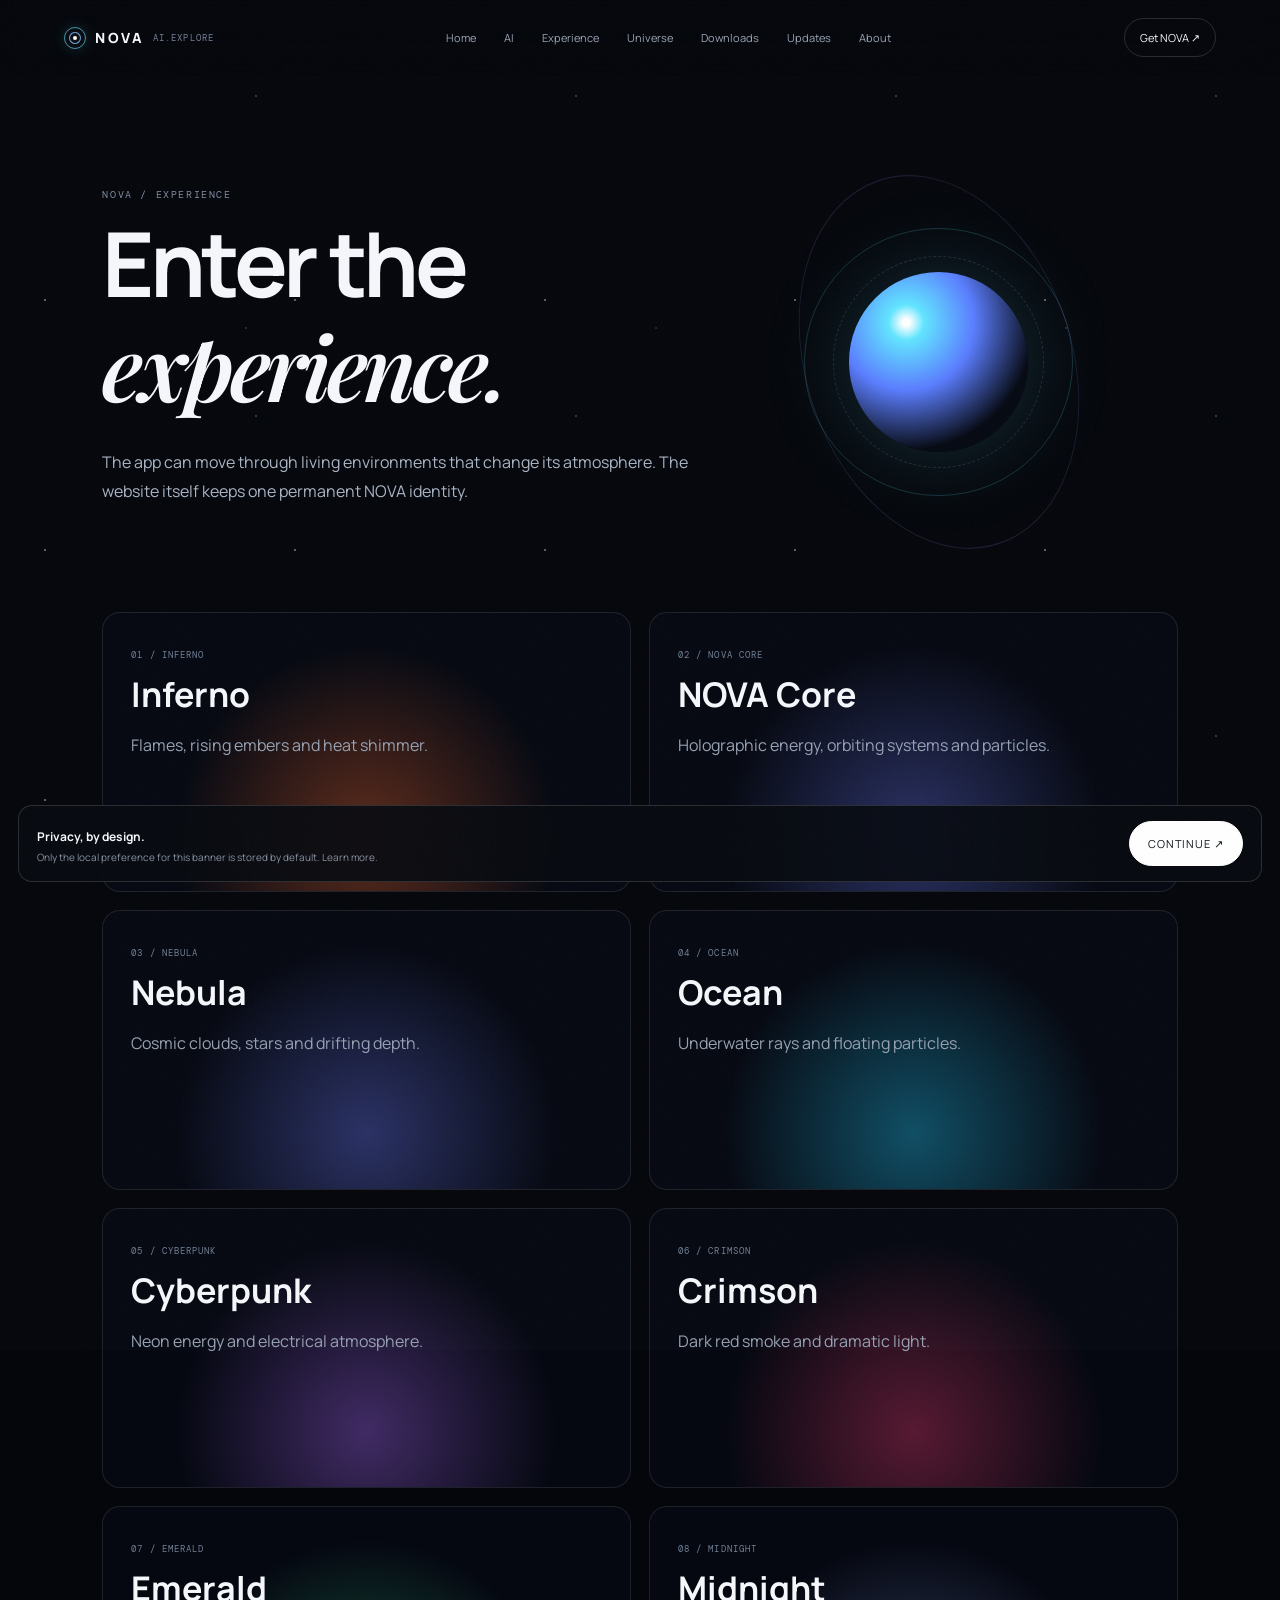
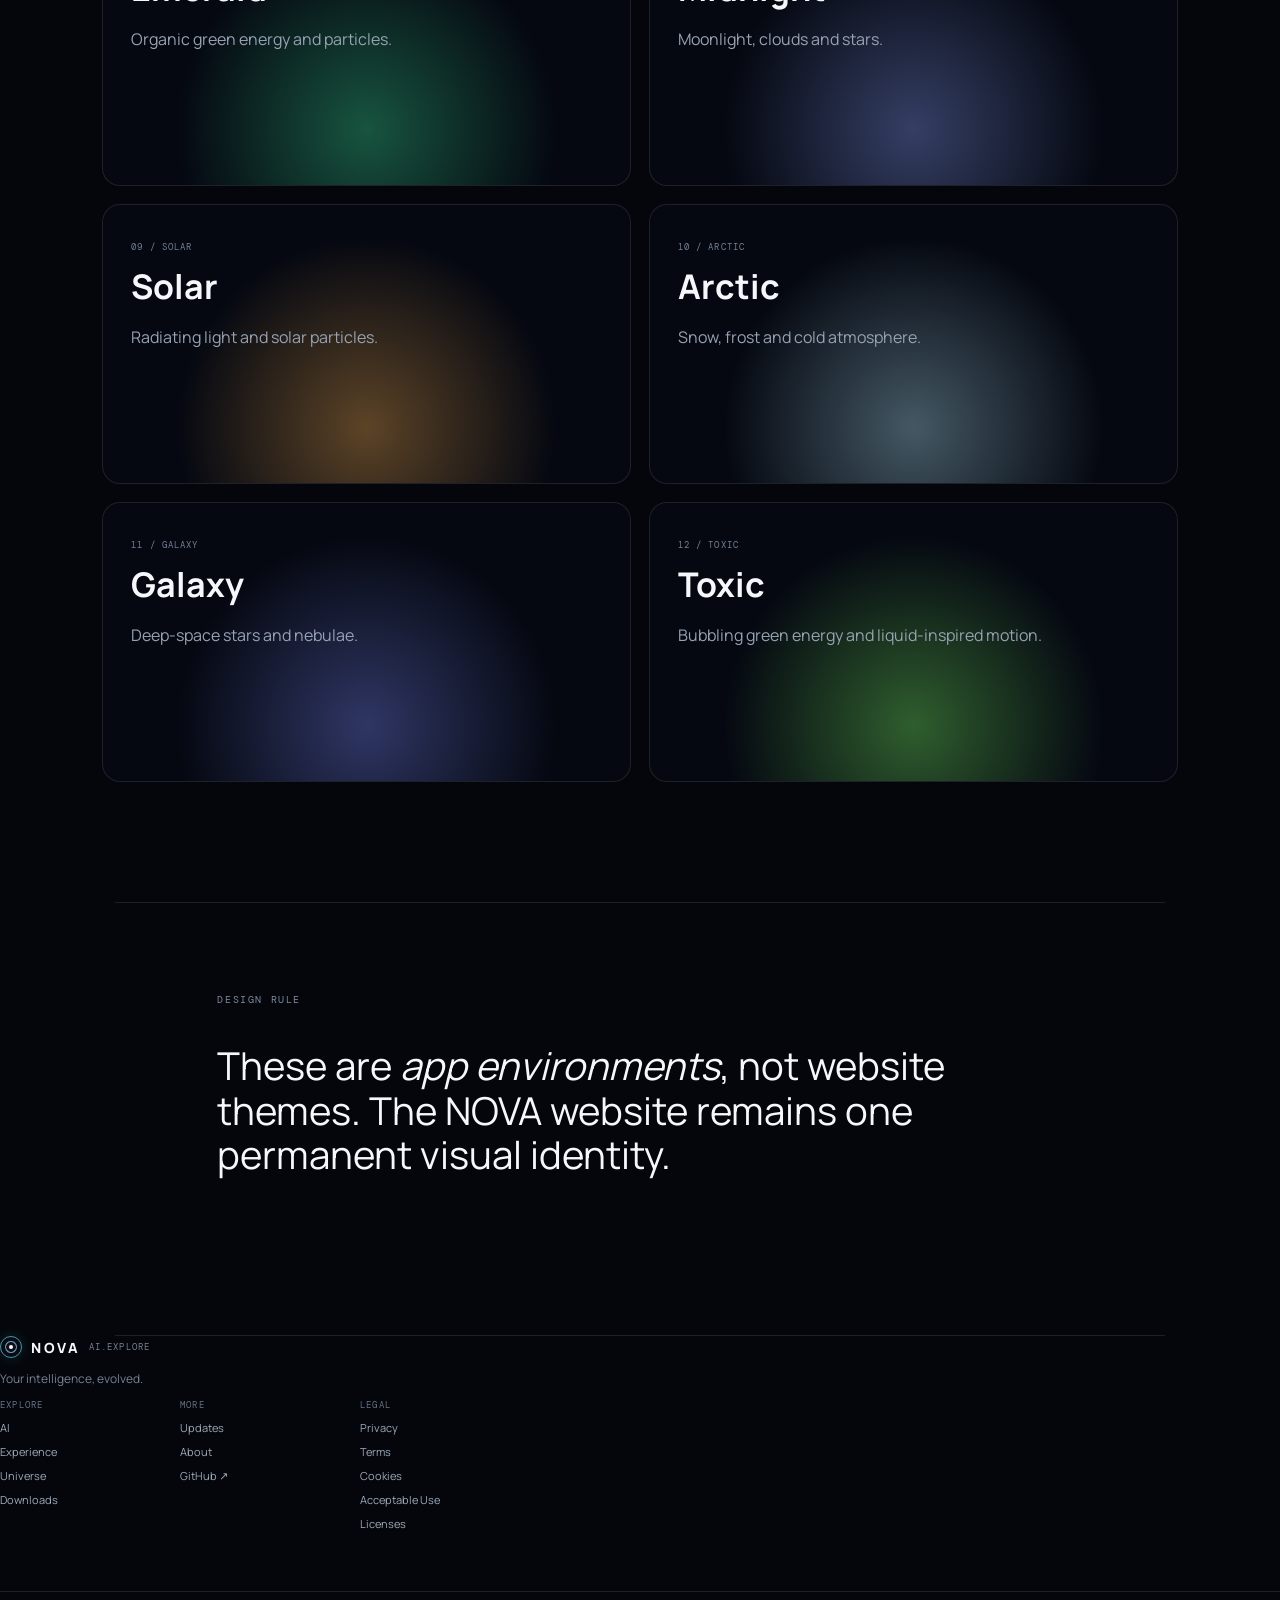
<file: experience.html>
<!doctype html><html lang="en"><head><meta charset="utf-8"><meta name="viewport" content="width=device-width,initial-scale=1"><meta name="theme-color" content="#04060b"><meta name="description" content="Explore the living environments inside the NOVA app."><meta property="og:title" content="NOVA Experience — Living Worlds"><meta property="og:description" content="Explore the living environments inside the NOVA app."><meta property="og:type" content="website"><link rel="preconnect" href="https://fonts.googleapis.com"><link rel="preconnect" href="https://fonts.gstatic.com" crossorigin><link href="https://fonts.googleapis.com/css2?family=DM+Mono:wght@400;500&family=Manrope:wght@400;600;700;800&family=Playfair+Display:ital,wght@0,600;1,600&display=swap" rel="stylesheet"><link rel="icon" href="assets/nova-mark.svg" type="image/svg+xml"><link rel="stylesheet" href="styles.css"><title>NOVA Experience — Living Worlds</title></head><body data-page="experience"><div class="grain"></div><div class="stars"></div><header class="nav"><a class="brand" href="index.html"><span class="mark"><i></i></span><span>NOVA</span><small>AI.EXPLORE</small></a><nav><a href="index.html">Home</a><a href="ai.html">AI</a><a href="experience.html">Experience</a><a href="universe.html">Universe</a><a href="downloads.html">Downloads</a><a href="updates.html">Updates</a><a href="about.html">About</a></nav><a class="nav-cta" href="downloads.html">Get NOVA ↗</a><button class="menu" id="menu" aria-label="Open menu">☰</button></header><div class="mobile" id="mobile"><a href="index.html">Home</a><a href="ai.html">AI</a><a href="experience.html">Experience</a><a href="universe.html">Universe</a><a href="downloads.html">Downloads</a><a href="updates.html">Updates</a><a href="about.html">About</a></div><main><section class="subhero"><div class="reveal"><div class="eyebrow">NOVA / EXPERIENCE</div><h1>Enter the <em>experience.</em></h1><p>The app can move through living environments that change its atmosphere. The website itself keeps one permanent NOVA identity.</p></div><div class="orb reveal"><div class="ring r1"></div><div class="ring r2"></div><div class="ring r3"></div></div></section><section class="world-grid"><article class="world inferno reveal"><small>01 / INFERNO</small><h3>Inferno</h3><p>Flames, rising embers and heat shimmer.</p></article><article class="world nebula reveal"><small>02 / NOVA CORE</small><h3>NOVA Core</h3><p>Holographic energy, orbiting systems and particles.</p></article><article class="world nebula reveal"><small>03 / NEBULA</small><h3>Nebula</h3><p>Cosmic clouds, stars and drifting depth.</p></article><article class="world ocean reveal"><small>04 / OCEAN</small><h3>Ocean</h3><p>Underwater rays and floating particles.</p></article><article class="world cyber reveal"><small>05 / CYBERPUNK</small><h3>Cyberpunk</h3><p>Neon energy and electrical atmosphere.</p></article><article class="world crimson reveal"><small>06 / CRIMSON</small><h3>Crimson</h3><p>Dark red smoke and dramatic light.</p></article><article class="world emerald reveal"><small>07 / EMERALD</small><h3>Emerald</h3><p>Organic green energy and particles.</p></article><article class="world midnight reveal"><small>08 / MIDNIGHT</small><h3>Midnight</h3><p>Moonlight, clouds and stars.</p></article><article class="world solar reveal"><small>09 / SOLAR</small><h3>Solar</h3><p>Radiating light and solar particles.</p></article><article class="world arctic reveal"><small>10 / ARCTIC</small><h3>Arctic</h3><p>Snow, frost and cold atmosphere.</p></article><article class="world galaxy reveal"><small>11 / GALAXY</small><h3>Galaxy</h3><p>Deep-space stars and nebulae.</p></article><article class="world toxic reveal"><small>12 / TOXIC</small><h3>Toxic</h3><p>Bubbling green energy and liquid-inspired motion.</p></article></section><section class="note"><div class="kicker">DESIGN RULE</div><p>These are <em>app environments</em>, not website themes. The NOVA website remains one permanent visual identity.</p></section></main><footer><div class="footer-brand"><a class="brand" href="index.html"><span class="mark"><i></i></span><span>NOVA</span><small>AI.EXPLORE</small></a><p>Your intelligence, evolved.</p></div><div class="footer-links"><div><b>EXPLORE</b><a href="ai.html">AI</a><a href="experience.html">Experience</a><a href="universe.html">Universe</a><a href="downloads.html">Downloads</a></div><div><b>MORE</b><a href="updates.html">Updates</a><a href="about.html">About</a><a href="https://github.com/team3nerd/nova-website" target="_blank" rel="noreferrer">GitHub ↗</a></div><div><b>LEGAL</b><a href="privacy.html">Privacy</a><a href="terms.html">Terms</a><a href="cookies.html">Cookies</a><a href="acceptable-use.html">Acceptable Use</a><a href="licenses.html">Licenses</a></div></div><div class="footer-bottom"><span>© 2026 NOVA</span><span>Built to evolve.</span></div></footer><div class="cookie" id="cookie"><div><strong>Privacy, by design.</strong><p>Only the local preference for this banner is stored by default. <a href="cookies.html">Learn more</a>.</p></div><button class="btn primary" id="cookieBtn">Continue ↗</button></div><script src="script.js"></script></body></html>
</file>
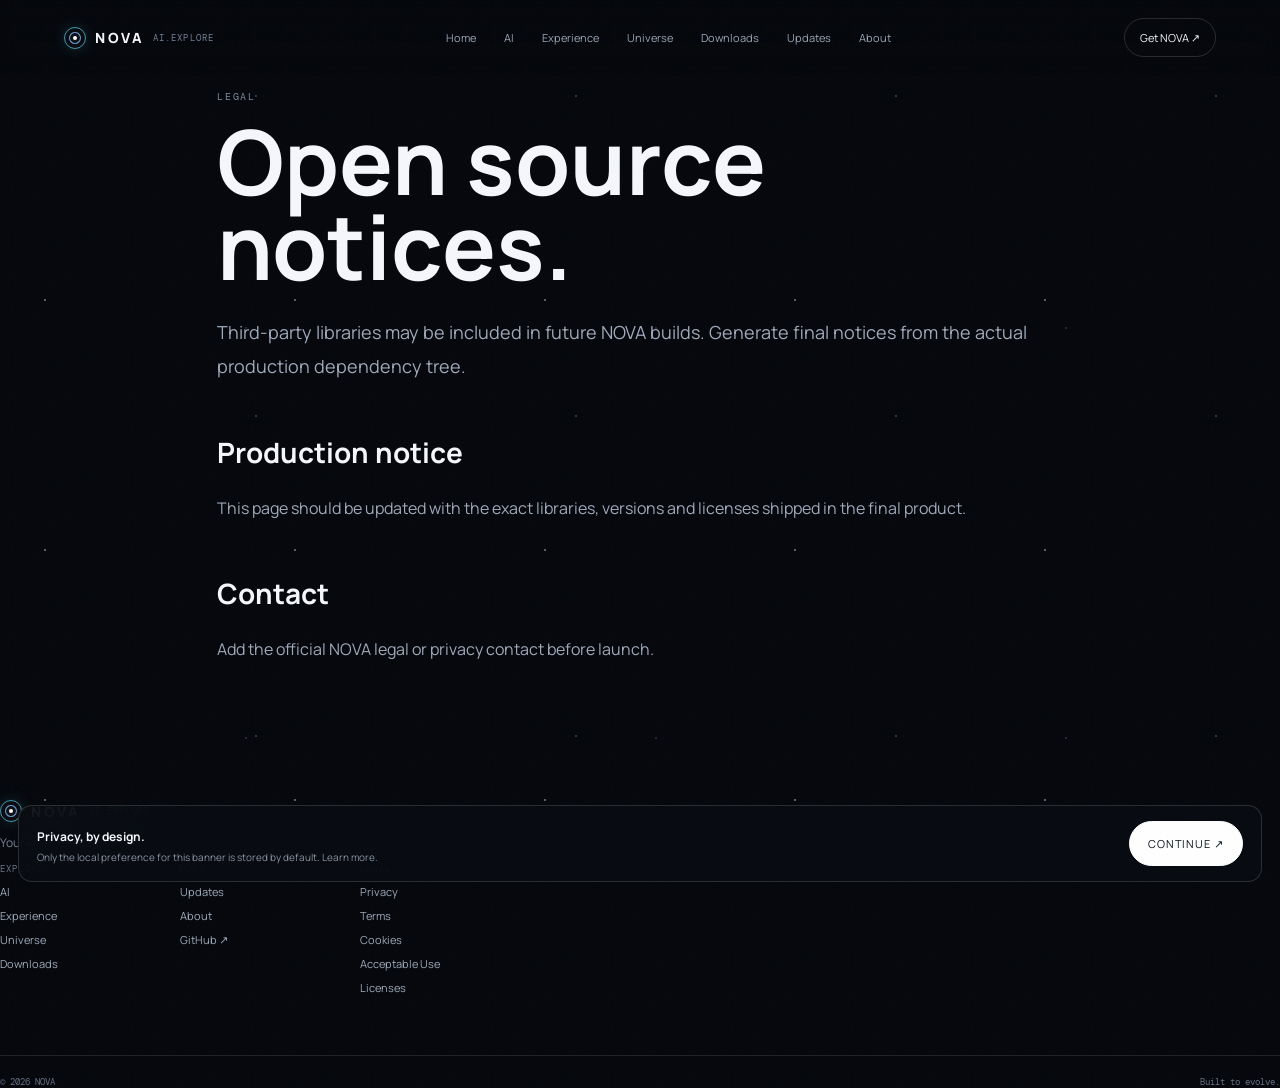
<file: licenses.html>
<!doctype html><html lang="en"><head><meta charset="utf-8"><meta name="viewport" content="width=device-width,initial-scale=1"><meta name="theme-color" content="#04060b"><meta name="description" content="Open source notices for NOVA."><meta property="og:title" content="NOVA Open Source Licenses"><meta property="og:description" content="Open source notices for NOVA."><meta property="og:type" content="website"><link rel="preconnect" href="https://fonts.googleapis.com"><link rel="preconnect" href="https://fonts.gstatic.com" crossorigin><link href="https://fonts.googleapis.com/css2?family=DM+Mono:wght@400;500&family=Manrope:wght@400;600;700;800&family=Playfair+Display:ital,wght@0,600;1,600&display=swap" rel="stylesheet"><link rel="icon" href="assets/nova-mark.svg" type="image/svg+xml"><link rel="stylesheet" href="styles.css"><title>NOVA Open Source Licenses</title></head><body data-page="legal"><div class="grain"></div><div class="stars"></div><header class="nav"><a class="brand" href="index.html"><span class="mark"><i></i></span><span>NOVA</span><small>AI.EXPLORE</small></a><nav><a href="index.html">Home</a><a href="ai.html">AI</a><a href="experience.html">Experience</a><a href="universe.html">Universe</a><a href="downloads.html">Downloads</a><a href="updates.html">Updates</a><a href="about.html">About</a></nav><a class="nav-cta" href="downloads.html">Get NOVA ↗</a><button class="menu" id="menu" aria-label="Open menu">☰</button></header><div class="mobile" id="mobile"><a href="index.html">Home</a><a href="ai.html">AI</a><a href="experience.html">Experience</a><a href="universe.html">Universe</a><a href="downloads.html">Downloads</a><a href="updates.html">Updates</a><a href="about.html">About</a></div><main><section class="legal-page"><div class="kicker">LEGAL</div><h1>Open source notices.</h1><p style="font-size:18px">Third-party libraries may be included in future NOVA builds. Generate final notices from the actual production dependency tree.</p><h2>Production notice</h2><p>This page should be updated with the exact libraries, versions and licenses shipped in the final product.</p><h2>Contact</h2><p>Add the official NOVA legal or privacy contact before launch.</p></section></main><footer><div class="footer-brand"><a class="brand" href="index.html"><span class="mark"><i></i></span><span>NOVA</span><small>AI.EXPLORE</small></a><p>Your intelligence, evolved.</p></div><div class="footer-links"><div><b>EXPLORE</b><a href="ai.html">AI</a><a href="experience.html">Experience</a><a href="universe.html">Universe</a><a href="downloads.html">Downloads</a></div><div><b>MORE</b><a href="updates.html">Updates</a><a href="about.html">About</a><a href="https://github.com/team3nerd/nova-website" target="_blank" rel="noreferrer">GitHub ↗</a></div><div><b>LEGAL</b><a href="privacy.html">Privacy</a><a href="terms.html">Terms</a><a href="cookies.html">Cookies</a><a href="acceptable-use.html">Acceptable Use</a><a href="licenses.html">Licenses</a></div></div><div class="footer-bottom"><span>© 2026 NOVA</span><span>Built to evolve.</span></div></footer><div class="cookie" id="cookie"><div><strong>Privacy, by design.</strong><p>Only the local preference for this banner is stored by default. <a href="cookies.html">Learn more</a>.</p></div><button class="btn primary" id="cookieBtn">Continue ↗</button></div><script src="script.js"></script></body></html>
</file>
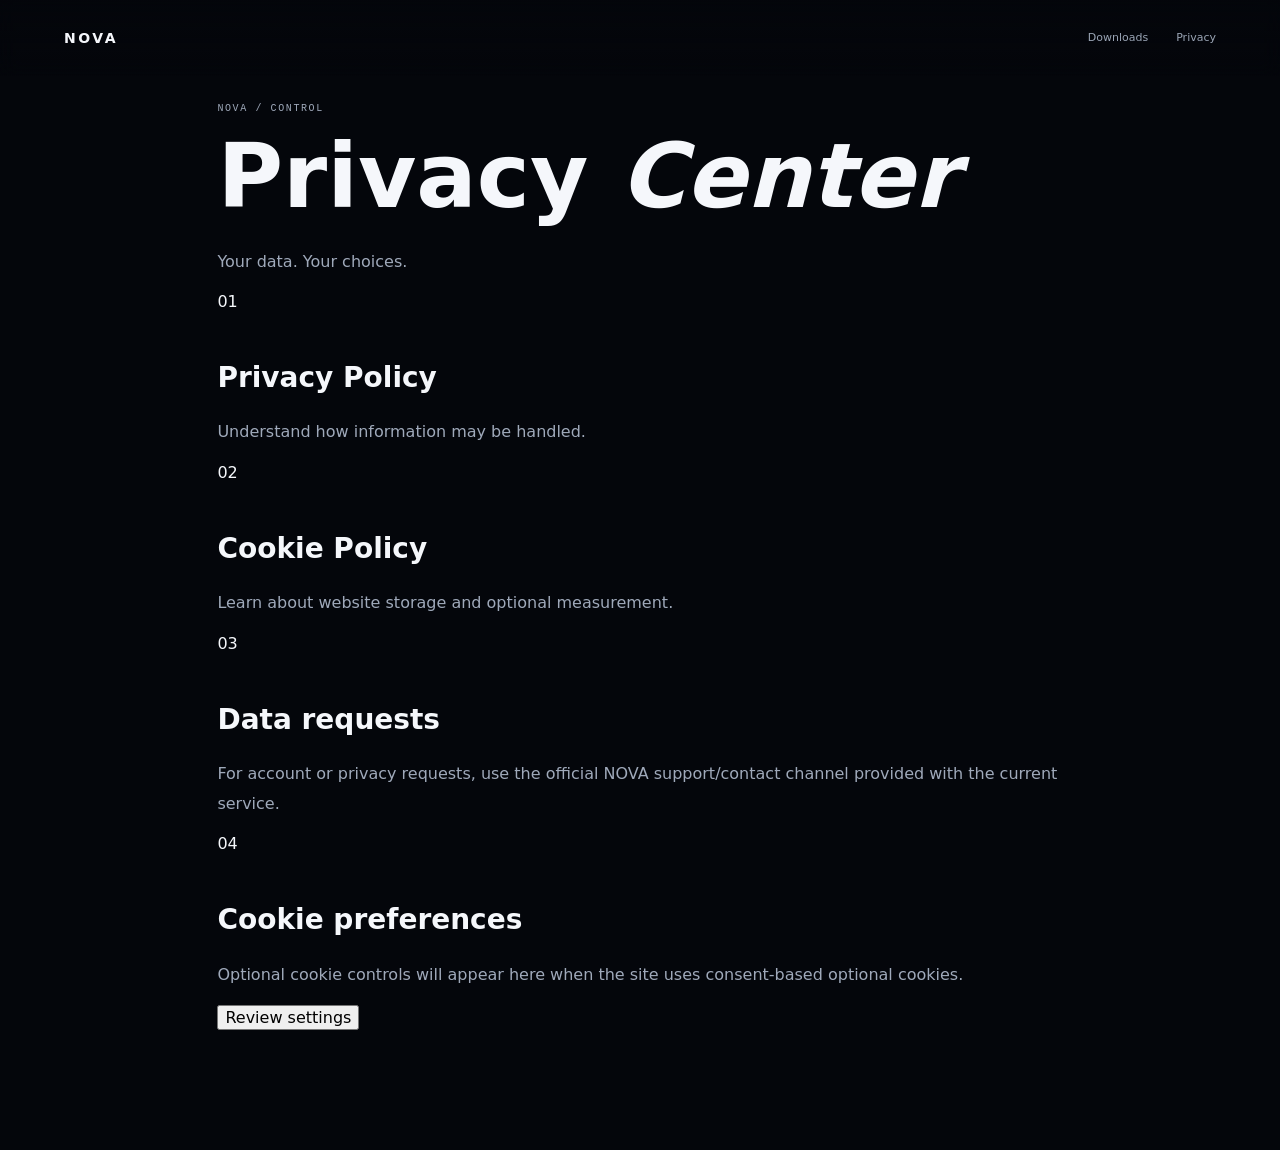
<file: privacy-center.html>
<!doctype html><html lang="en"><head><meta charset="utf-8"><meta name="viewport" content="width=device-width,initial-scale=1"><title>NOVA Privacy Center</title><link rel="stylesheet" href="styles.css"></head><body class="legal-page"><header class="nav"><a class="brand" href="index.html">NOVA</a><nav><a href="downloads.html">Downloads</a><a href="privacy.html">Privacy</a></nav></header><main class="legal-wrap"><p class="eyebrow">NOVA / CONTROL</p><h1>Privacy <em>Center</em></h1><p class="legal-date">Your data. Your choices.</p><div class="privacy-actions"><a class="glass-card" href="privacy.html"><span>01</span><h2>Privacy Policy</h2><p>Understand how information may be handled.</p></a><a class="glass-card" href="cookies.html"><span>02</span><h2>Cookie Policy</h2><p>Learn about website storage and optional measurement.</p></a><div class="glass-card"><span>03</span><h2>Data requests</h2><p>For account or privacy requests, use the official NOVA support/contact channel provided with the current service.</p></div><div class="glass-card"><span>04</span><h2>Cookie preferences</h2><p>Optional cookie controls will appear here when the site uses consent-based optional cookies.</p><button class="button ghost" id="cookieSettings">Review settings</button></div></div></main><script src="script.js"></script></body></html>
</file>
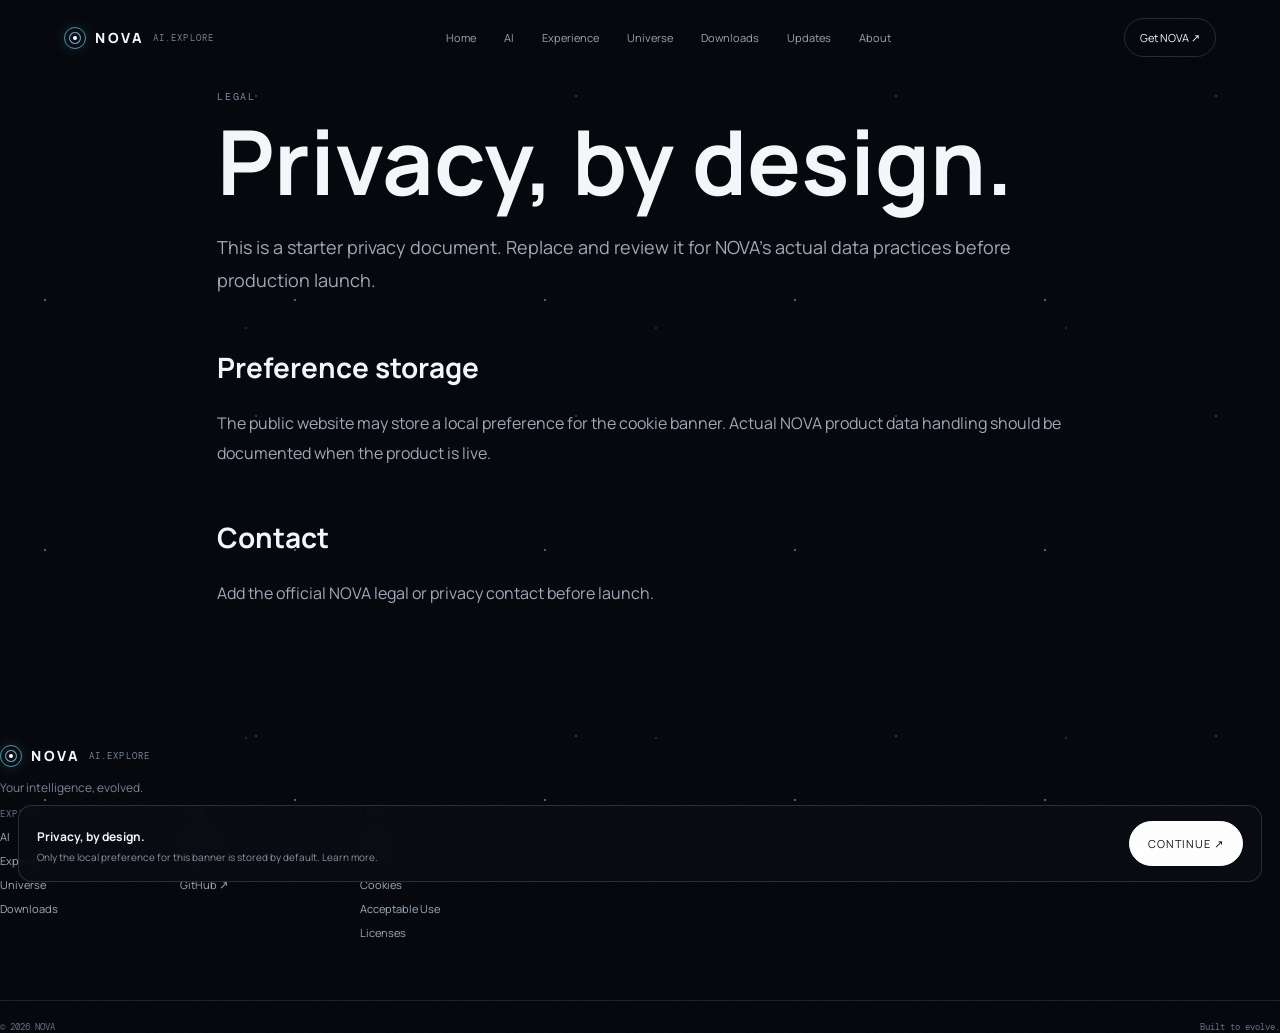
<file: privacy.html>
<!doctype html><html lang="en"><head><meta charset="utf-8"><meta name="viewport" content="width=device-width,initial-scale=1"><meta name="theme-color" content="#04060b"><meta name="description" content="Starter privacy information for NOVA."><meta property="og:title" content="NOVA Privacy"><meta property="og:description" content="Starter privacy information for NOVA."><meta property="og:type" content="website"><link rel="preconnect" href="https://fonts.googleapis.com"><link rel="preconnect" href="https://fonts.gstatic.com" crossorigin><link href="https://fonts.googleapis.com/css2?family=DM+Mono:wght@400;500&family=Manrope:wght@400;600;700;800&family=Playfair+Display:ital,wght@0,600;1,600&display=swap" rel="stylesheet"><link rel="icon" href="assets/nova-mark.svg" type="image/svg+xml"><link rel="stylesheet" href="styles.css"><title>NOVA Privacy</title></head><body data-page="legal"><div class="grain"></div><div class="stars"></div><header class="nav"><a class="brand" href="index.html"><span class="mark"><i></i></span><span>NOVA</span><small>AI.EXPLORE</small></a><nav><a href="index.html">Home</a><a href="ai.html">AI</a><a href="experience.html">Experience</a><a href="universe.html">Universe</a><a href="downloads.html">Downloads</a><a href="updates.html">Updates</a><a href="about.html">About</a></nav><a class="nav-cta" href="downloads.html">Get NOVA ↗</a><button class="menu" id="menu" aria-label="Open menu">☰</button></header><div class="mobile" id="mobile"><a href="index.html">Home</a><a href="ai.html">AI</a><a href="experience.html">Experience</a><a href="universe.html">Universe</a><a href="downloads.html">Downloads</a><a href="updates.html">Updates</a><a href="about.html">About</a></div><main><section class="legal-page"><div class="kicker">LEGAL</div><h1>Privacy, by design.</h1><p style="font-size:18px">This is a starter privacy document. Replace and review it for NOVA's actual data practices before production launch.</p><h2>Preference storage</h2><p>The public website may store a local preference for the cookie banner. Actual NOVA product data handling should be documented when the product is live.</p><h2>Contact</h2><p>Add the official NOVA legal or privacy contact before launch.</p></section></main><footer><div class="footer-brand"><a class="brand" href="index.html"><span class="mark"><i></i></span><span>NOVA</span><small>AI.EXPLORE</small></a><p>Your intelligence, evolved.</p></div><div class="footer-links"><div><b>EXPLORE</b><a href="ai.html">AI</a><a href="experience.html">Experience</a><a href="universe.html">Universe</a><a href="downloads.html">Downloads</a></div><div><b>MORE</b><a href="updates.html">Updates</a><a href="about.html">About</a><a href="https://github.com/team3nerd/nova-website" target="_blank" rel="noreferrer">GitHub ↗</a></div><div><b>LEGAL</b><a href="privacy.html">Privacy</a><a href="terms.html">Terms</a><a href="cookies.html">Cookies</a><a href="acceptable-use.html">Acceptable Use</a><a href="licenses.html">Licenses</a></div></div><div class="footer-bottom"><span>© 2026 NOVA</span><span>Built to evolve.</span></div></footer><div class="cookie" id="cookie"><div><strong>Privacy, by design.</strong><p>Only the local preference for this banner is stored by default. <a href="cookies.html">Learn more</a>.</p></div><button class="btn primary" id="cookieBtn">Continue ↗</button></div><script src="script.js"></script></body></html>
</file>
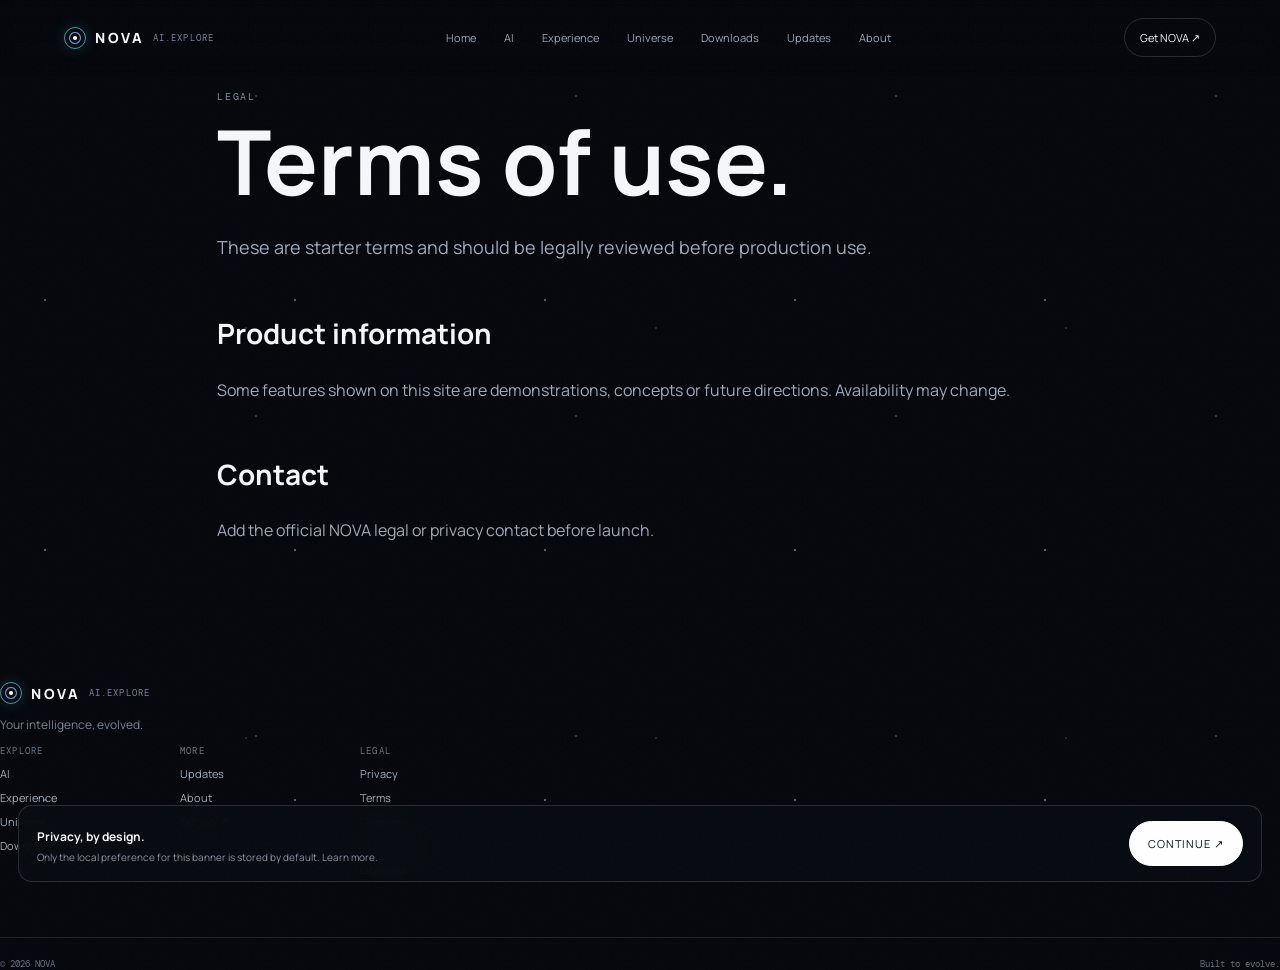
<file: terms.html>
<!doctype html><html lang="en"><head><meta charset="utf-8"><meta name="viewport" content="width=device-width,initial-scale=1"><meta name="theme-color" content="#04060b"><meta name="description" content="Starter terms for NOVA."><meta property="og:title" content="NOVA Terms"><meta property="og:description" content="Starter terms for NOVA."><meta property="og:type" content="website"><link rel="preconnect" href="https://fonts.googleapis.com"><link rel="preconnect" href="https://fonts.gstatic.com" crossorigin><link href="https://fonts.googleapis.com/css2?family=DM+Mono:wght@400;500&family=Manrope:wght@400;600;700;800&family=Playfair+Display:ital,wght@0,600;1,600&display=swap" rel="stylesheet"><link rel="icon" href="assets/nova-mark.svg" type="image/svg+xml"><link rel="stylesheet" href="styles.css"><title>NOVA Terms</title></head><body data-page="legal"><div class="grain"></div><div class="stars"></div><header class="nav"><a class="brand" href="index.html"><span class="mark"><i></i></span><span>NOVA</span><small>AI.EXPLORE</small></a><nav><a href="index.html">Home</a><a href="ai.html">AI</a><a href="experience.html">Experience</a><a href="universe.html">Universe</a><a href="downloads.html">Downloads</a><a href="updates.html">Updates</a><a href="about.html">About</a></nav><a class="nav-cta" href="downloads.html">Get NOVA ↗</a><button class="menu" id="menu" aria-label="Open menu">☰</button></header><div class="mobile" id="mobile"><a href="index.html">Home</a><a href="ai.html">AI</a><a href="experience.html">Experience</a><a href="universe.html">Universe</a><a href="downloads.html">Downloads</a><a href="updates.html">Updates</a><a href="about.html">About</a></div><main><section class="legal-page"><div class="kicker">LEGAL</div><h1>Terms of use.</h1><p style="font-size:18px">These are starter terms and should be legally reviewed before production use.</p><h2>Product information</h2><p>Some features shown on this site are demonstrations, concepts or future directions. Availability may change.</p><h2>Contact</h2><p>Add the official NOVA legal or privacy contact before launch.</p></section></main><footer><div class="footer-brand"><a class="brand" href="index.html"><span class="mark"><i></i></span><span>NOVA</span><small>AI.EXPLORE</small></a><p>Your intelligence, evolved.</p></div><div class="footer-links"><div><b>EXPLORE</b><a href="ai.html">AI</a><a href="experience.html">Experience</a><a href="universe.html">Universe</a><a href="downloads.html">Downloads</a></div><div><b>MORE</b><a href="updates.html">Updates</a><a href="about.html">About</a><a href="https://github.com/team3nerd/nova-website" target="_blank" rel="noreferrer">GitHub ↗</a></div><div><b>LEGAL</b><a href="privacy.html">Privacy</a><a href="terms.html">Terms</a><a href="cookies.html">Cookies</a><a href="acceptable-use.html">Acceptable Use</a><a href="licenses.html">Licenses</a></div></div><div class="footer-bottom"><span>© 2026 NOVA</span><span>Built to evolve.</span></div></footer><div class="cookie" id="cookie"><div><strong>Privacy, by design.</strong><p>Only the local preference for this banner is stored by default. <a href="cookies.html">Learn more</a>.</p></div><button class="btn primary" id="cookieBtn">Continue ↗</button></div><script src="script.js"></script></body></html>
</file>
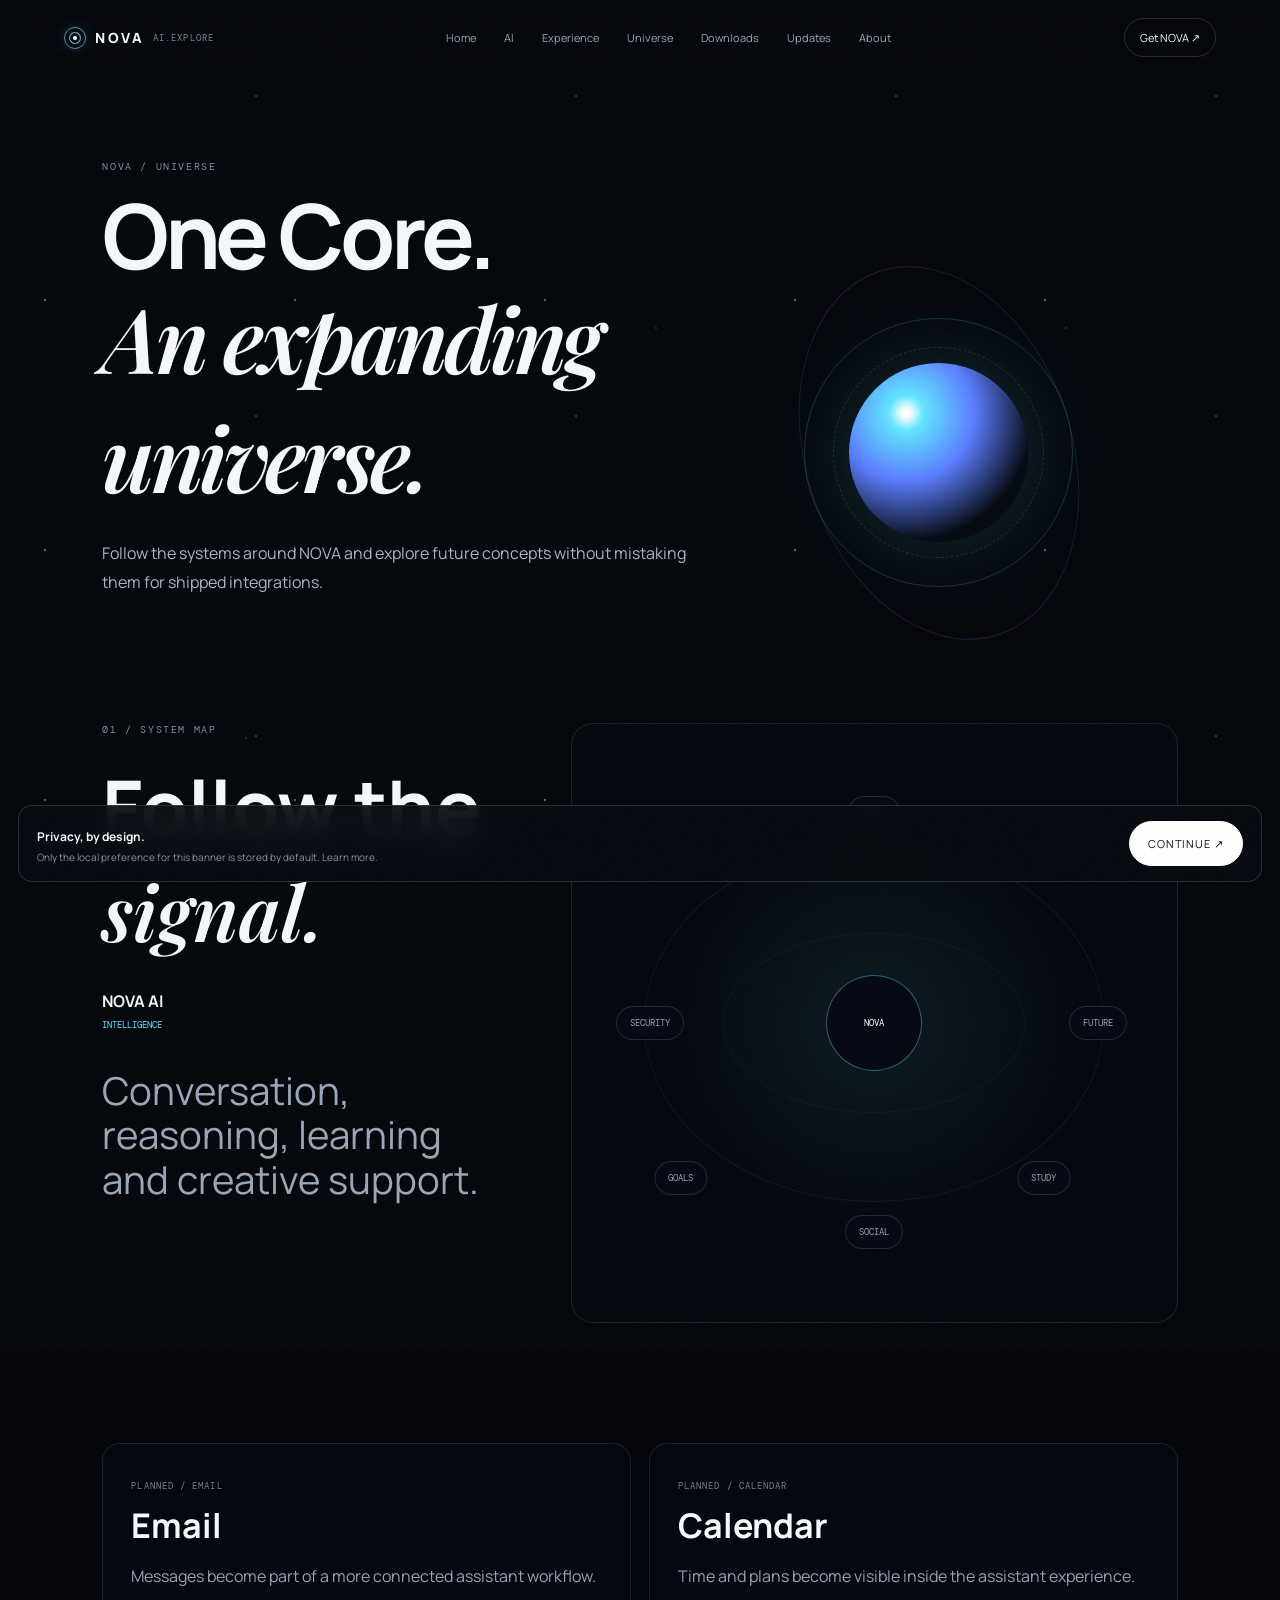
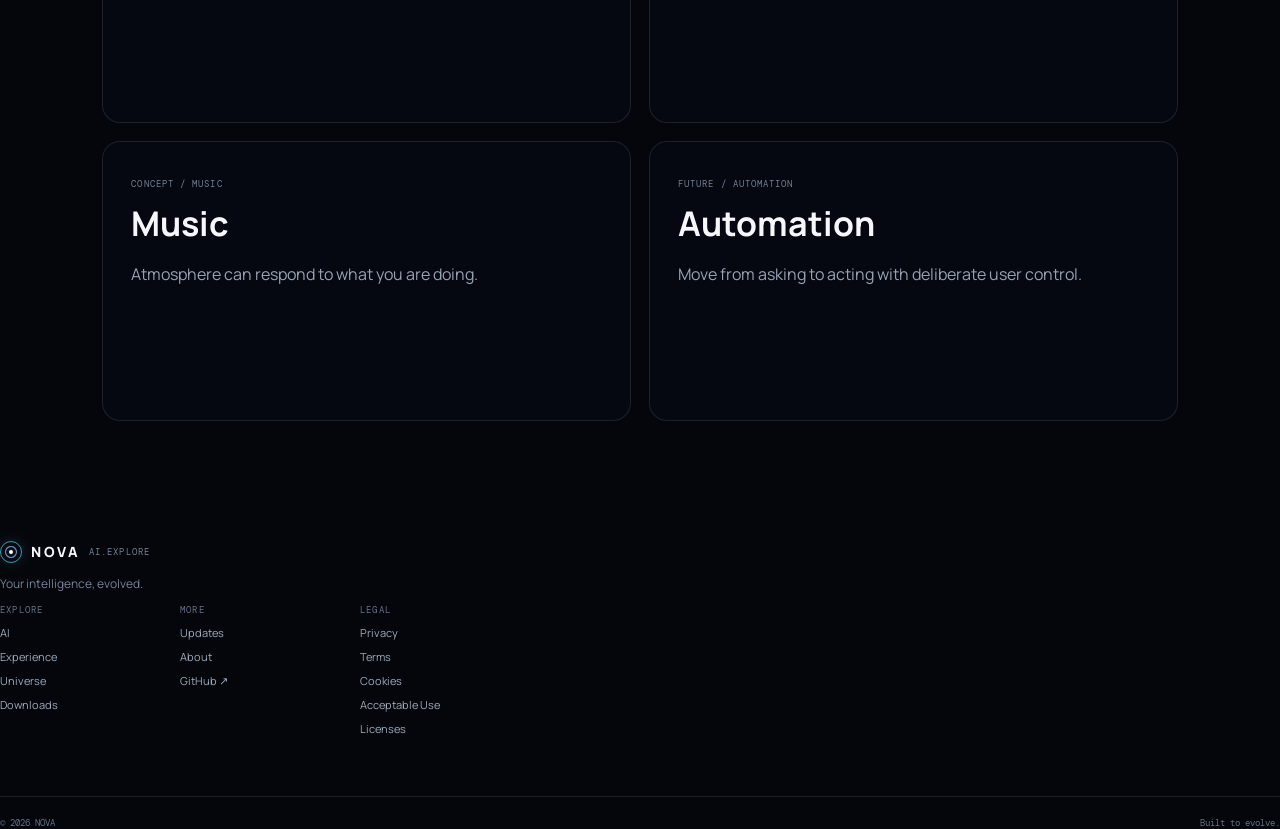
<file: universe.html>
<!doctype html><html lang="en"><head><meta charset="utf-8"><meta name="viewport" content="width=device-width,initial-scale=1"><meta name="theme-color" content="#04060b"><meta name="description" content="Explore the systems around the NOVA Core."><meta property="og:title" content="NOVA Universe — One Core"><meta property="og:description" content="Explore the systems around the NOVA Core."><meta property="og:type" content="website"><link rel="preconnect" href="https://fonts.googleapis.com"><link rel="preconnect" href="https://fonts.gstatic.com" crossorigin><link href="https://fonts.googleapis.com/css2?family=DM+Mono:wght@400;500&family=Manrope:wght@400;600;700;800&family=Playfair+Display:ital,wght@0,600;1,600&display=swap" rel="stylesheet"><link rel="icon" href="assets/nova-mark.svg" type="image/svg+xml"><link rel="stylesheet" href="styles.css"><title>NOVA Universe — One Core</title></head><body data-page="universe"><div class="grain"></div><div class="stars"></div><header class="nav"><a class="brand" href="index.html"><span class="mark"><i></i></span><span>NOVA</span><small>AI.EXPLORE</small></a><nav><a href="index.html">Home</a><a href="ai.html">AI</a><a href="experience.html">Experience</a><a href="universe.html">Universe</a><a href="downloads.html">Downloads</a><a href="updates.html">Updates</a><a href="about.html">About</a></nav><a class="nav-cta" href="downloads.html">Get NOVA ↗</a><button class="menu" id="menu" aria-label="Open menu">☰</button></header><div class="mobile" id="mobile"><a href="index.html">Home</a><a href="ai.html">AI</a><a href="experience.html">Experience</a><a href="universe.html">Universe</a><a href="downloads.html">Downloads</a><a href="updates.html">Updates</a><a href="about.html">About</a></div><main><section class="subhero"><div class="reveal"><div class="eyebrow">NOVA / UNIVERSE</div><h1>One Core.<br><em>An expanding universe.</em></h1><p>Follow the systems around NOVA and explore future concepts without mistaking them for shipped integrations.</p></div><div class="orb reveal"><div class="ring r1"></div><div class="ring r2"></div><div class="ring r3"></div></div></section><section class="map"><div class="reveal"><div class="kicker">01 / SYSTEM MAP</div><h2 style="font-size:clamp(46px,6vw,82px);margin:18px 0">Follow the <em>signal.</em></h2><div class="note" style="padding:0;border:0;margin:25px 0" id="mapDetail"><strong>NOVA AI</strong><span style="display:block;font:9px 'DM Mono',monospace;color:#61e5ff;margin-top:7px">INTELLIGENCE</span><p style="color:#9aa5b6">Conversation, reasoning, learning and creative support.</p></div></div><div class="map-box reveal"><button class="node core" data-name="NOVA AI" data-kind="INTELLIGENCE" data-text="Conversation, reasoning, learning and creative support.">NOVA</button><button class="node n1" data-name="NOVA AI" data-kind="INTELLIGENCE" data-text="Conversation and creative support.">AI</button><button class="node n2" data-name="VOICE" data-kind="INTERACTION" data-text="A voice-first interaction layer.">VOICE</button><button class="node n3" data-name="GOALS" data-kind="PRODUCTIVITY" data-text="Goals, routines, streaks and progress.">GOALS</button><button class="node n4" data-name="STUDY" data-kind="LEARNING" data-text="Explanations, quizzes, summaries and study plans.">STUDY</button><button class="node n5" data-name="GAMES" data-kind="PLAY" data-text="XP, levels, challenges and achievements.">GAMES</button><button class="node n6" data-name="SOCIAL" data-kind="CONNECTION" data-text="Friends, messages and shared challenges.">SOCIAL</button><button class="node n7" data-name="SECURITY" data-kind="CONTROL" data-text="Permissions and account protection concepts.">SECURITY</button><button class="node n8" data-name="FUTURE" data-kind="EXPANSION" data-text="Future service, device and automation concepts.">FUTURE</button></div></section><section class="future-grid"><div class="future reveal"><small>PLANNED / EMAIL</small><h3>Email</h3><p>Messages become part of a more connected assistant workflow.</p></div><div class="future reveal"><small>PLANNED / CALENDAR</small><h3>Calendar</h3><p>Time and plans become visible inside the assistant experience.</p></div><div class="future reveal"><small>CONCEPT / MUSIC</small><h3>Music</h3><p>Atmosphere can respond to what you are doing.</p></div><div class="future reveal"><small>FUTURE / AUTOMATION</small><h3>Automation</h3><p>Move from asking to acting with deliberate user control.</p></div></section></main><footer><div class="footer-brand"><a class="brand" href="index.html"><span class="mark"><i></i></span><span>NOVA</span><small>AI.EXPLORE</small></a><p>Your intelligence, evolved.</p></div><div class="footer-links"><div><b>EXPLORE</b><a href="ai.html">AI</a><a href="experience.html">Experience</a><a href="universe.html">Universe</a><a href="downloads.html">Downloads</a></div><div><b>MORE</b><a href="updates.html">Updates</a><a href="about.html">About</a><a href="https://github.com/team3nerd/nova-website" target="_blank" rel="noreferrer">GitHub ↗</a></div><div><b>LEGAL</b><a href="privacy.html">Privacy</a><a href="terms.html">Terms</a><a href="cookies.html">Cookies</a><a href="acceptable-use.html">Acceptable Use</a><a href="licenses.html">Licenses</a></div></div><div class="footer-bottom"><span>© 2026 NOVA</span><span>Built to evolve.</span></div></footer><div class="cookie" id="cookie"><div><strong>Privacy, by design.</strong><p>Only the local preference for this banner is stored by default. <a href="cookies.html">Learn more</a>.</p></div><button class="btn primary" id="cookieBtn">Continue ↗</button></div><script src="script.js"></script></body></html>
</file>
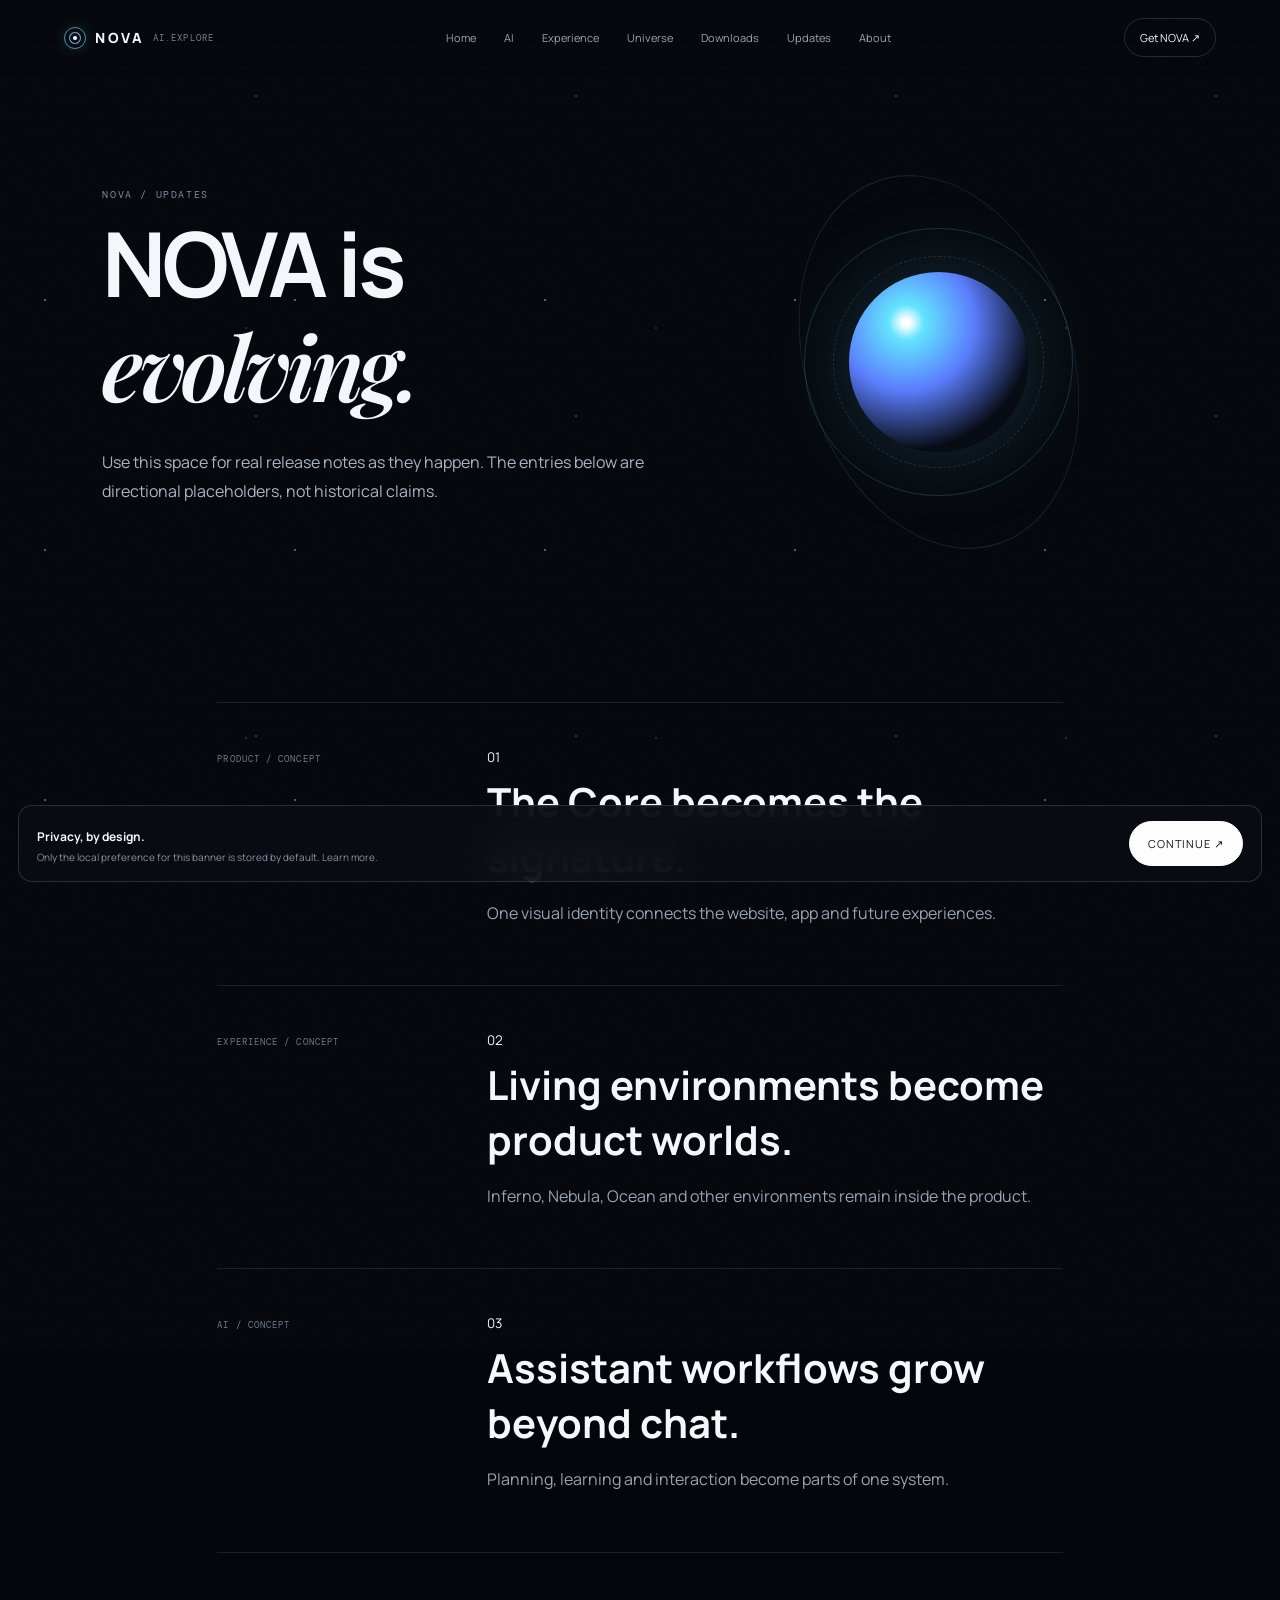
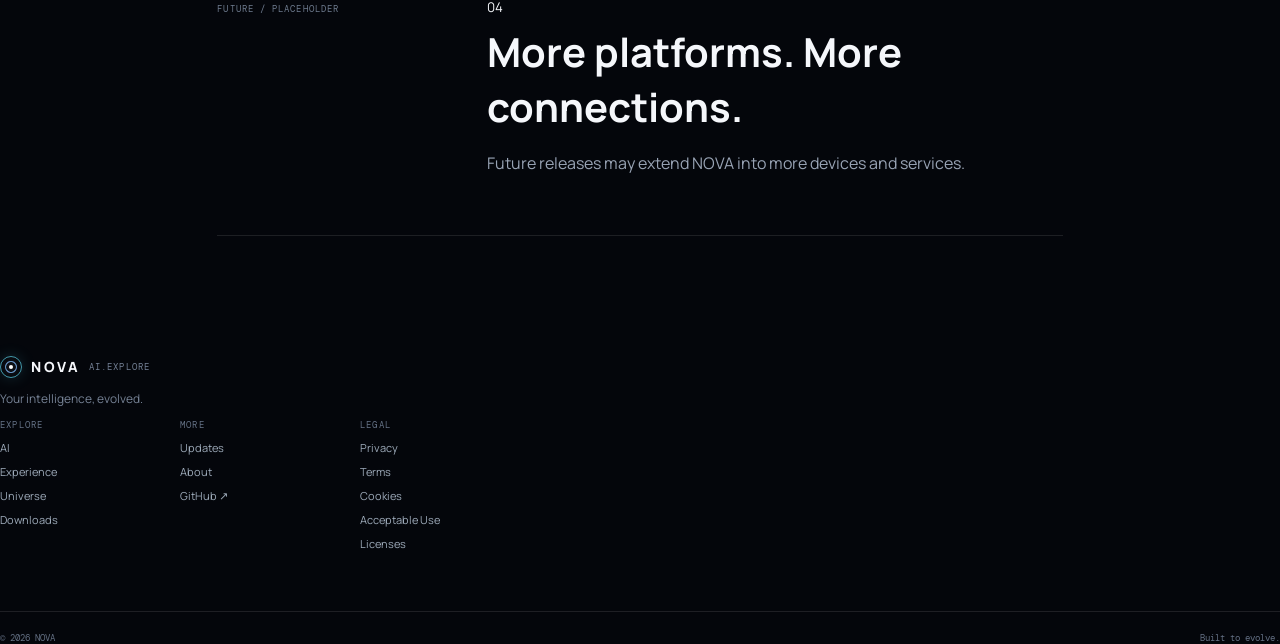
<file: updates.html>
<!doctype html><html lang="en"><head><meta charset="utf-8"><meta name="viewport" content="width=device-width,initial-scale=1"><meta name="theme-color" content="#04060b"><meta name="description" content="A placeholder timeline for future NOVA releases."><meta property="og:title" content="NOVA Updates — Evolving"><meta property="og:description" content="A placeholder timeline for future NOVA releases."><meta property="og:type" content="website"><link rel="preconnect" href="https://fonts.googleapis.com"><link rel="preconnect" href="https://fonts.gstatic.com" crossorigin><link href="https://fonts.googleapis.com/css2?family=DM+Mono:wght@400;500&family=Manrope:wght@400;600;700;800&family=Playfair+Display:ital,wght@0,600;1,600&display=swap" rel="stylesheet"><link rel="icon" href="assets/nova-mark.svg" type="image/svg+xml"><link rel="stylesheet" href="styles.css"><title>NOVA Updates — Evolving</title></head><body data-page="updates"><div class="grain"></div><div class="stars"></div><header class="nav"><a class="brand" href="index.html"><span class="mark"><i></i></span><span>NOVA</span><small>AI.EXPLORE</small></a><nav><a href="index.html">Home</a><a href="ai.html">AI</a><a href="experience.html">Experience</a><a href="universe.html">Universe</a><a href="downloads.html">Downloads</a><a href="updates.html">Updates</a><a href="about.html">About</a></nav><a class="nav-cta" href="downloads.html">Get NOVA ↗</a><button class="menu" id="menu" aria-label="Open menu">☰</button></header><div class="mobile" id="mobile"><a href="index.html">Home</a><a href="ai.html">AI</a><a href="experience.html">Experience</a><a href="universe.html">Universe</a><a href="downloads.html">Downloads</a><a href="updates.html">Updates</a><a href="about.html">About</a></div><main><section class="subhero"><div class="reveal"><div class="eyebrow">NOVA / UPDATES</div><h1>NOVA is <em>evolving.</em></h1><p>Use this space for real release notes as they happen. The entries below are directional placeholders, not historical claims.</p></div><div class="orb reveal"><div class="ring r1"></div><div class="ring r2"></div><div class="ring r3"></div></div></section><section class="timeline"><article class="timeline-item reveal"><div><span>PRODUCT / CONCEPT</span></div><div><small>01</small><h2>The Core becomes the signature.</h2><p>One visual identity connects the website, app and future experiences.</p></div></article><article class="timeline-item reveal"><div><span>EXPERIENCE / CONCEPT</span></div><div><small>02</small><h2>Living environments become product worlds.</h2><p>Inferno, Nebula, Ocean and other environments remain inside the product.</p></div></article><article class="timeline-item reveal"><div><span>AI / CONCEPT</span></div><div><small>03</small><h2>Assistant workflows grow beyond chat.</h2><p>Planning, learning and interaction become parts of one system.</p></div></article><article class="timeline-item reveal"><div><span>FUTURE / PLACEHOLDER</span></div><div><small>04</small><h2>More platforms. More connections.</h2><p>Future releases may extend NOVA into more devices and services.</p></div></article></section></main><footer><div class="footer-brand"><a class="brand" href="index.html"><span class="mark"><i></i></span><span>NOVA</span><small>AI.EXPLORE</small></a><p>Your intelligence, evolved.</p></div><div class="footer-links"><div><b>EXPLORE</b><a href="ai.html">AI</a><a href="experience.html">Experience</a><a href="universe.html">Universe</a><a href="downloads.html">Downloads</a></div><div><b>MORE</b><a href="updates.html">Updates</a><a href="about.html">About</a><a href="https://github.com/team3nerd/nova-website" target="_blank" rel="noreferrer">GitHub ↗</a></div><div><b>LEGAL</b><a href="privacy.html">Privacy</a><a href="terms.html">Terms</a><a href="cookies.html">Cookies</a><a href="acceptable-use.html">Acceptable Use</a><a href="licenses.html">Licenses</a></div></div><div class="footer-bottom"><span>© 2026 NOVA</span><span>Built to evolve.</span></div></footer><div class="cookie" id="cookie"><div><strong>Privacy, by design.</strong><p>Only the local preference for this banner is stored by default. <a href="cookies.html">Learn more</a>.</p></div><button class="btn primary" id="cookieBtn">Continue ↗</button></div><script src="script.js"></script></body></html>
</file>
<file: styles.css>
*{box-sizing:border-box}html{scroll-behavior:smooth}body{margin:0;background:#04060b;color:#f5f7fb;font-family:Manrope,system-ui,sans-serif;overflow-x:hidden}a{color:inherit;text-decoration:none}button{font:inherit}::selection{background:rgba(97,229,255,.25)}.grain{position:fixed;inset:-50%;pointer-events:none;z-index:9999;opacity:.035;background-image:url("data:image/svg+xml,%3Csvg xmlns='http://www.w3.org/2000/svg' width='120' height='120'%3E%3Cfilter id='n'%3E%3CfeTurbulence type='fractalNoise' baseFrequency='.85' numOctaves='3'/%3E%3C/filter%3E%3Crect width='100%25' height='100%25' filter='url(%23n)'/%3E%3C/svg%3E");animation:grain .3s steps(2) infinite}.stars{position:fixed;inset:0;pointer-events:none;opacity:.5;background-image:radial-gradient(circle at 18% 20%,rgba(255,255,255,.7) 0 1px,transparent 1.5px),radial-gradient(circle at 80% 30%,rgba(97,229,255,.5) 0 1px,transparent 1.5px),radial-gradient(circle at 60% 80%,rgba(174,140,255,.4) 0 1px,transparent 1.5px);background-size:250px 250px,320px 320px,410px 410px;animation:stars 20s linear infinite}.nav{position:fixed;z-index:100;top:0;left:0;right:0;height:76px;padding:0 5vw;display:flex;align-items:center;justify-content:space-between;border-bottom:1px solid transparent;background:linear-gradient(180deg,rgba(4,6,11,.85),rgba(4,6,11,.25));backdrop-filter:blur(10px);transition:.3s}.nav.scrolled{border-color:rgba(255,255,255,.1);background:rgba(4,6,11,.86)}.brand{display:flex;gap:9px;align-items:center;font-weight:800;letter-spacing:.18em;font-size:14px}.brand small{font:9px "DM Mono",monospace;color:#748196;letter-spacing:.12em}.mark{width:22px;height:22px;display:block;border:1px solid rgba(97,229,255,.65);border-radius:50%;position:relative;box-shadow:0 0 15px rgba(97,229,255,.15)}.mark:before,.mark:after{content:"";position:absolute;inset:4px;border:1px solid rgba(174,140,255,.55);border-radius:50%;transform:rotate(55deg)}.mark:after{transform:rotate(-55deg);border-color:rgba(97,229,255,.45)}.mark i{position:absolute;left:8px;top:8px;width:4px;height:4px;border-radius:50%;background:#fff;box-shadow:0 0 13px #fff}.nav nav{display:flex;gap:28px;font-size:11px;color:#9aa5b5}.nav nav a:hover{color:#fff}.nav-cta{font-size:11px;padding:11px 15px;border:1px solid rgba(255,255,255,.14);border-radius:999px}.menu{display:none;background:none;border:0;color:#fff;font-size:24px}.mobile{position:fixed;inset:0;z-index:90;background:rgba(4,6,11,.97);display:none;flex-direction:column;justify-content:center;padding:70px 10vw}.mobile.open{display:flex}.mobile a{font:italic 8vw "Playfair Display",serif;padding:13px 0;border-bottom:1px solid rgba(255,255,255,.1)}main{position:relative;z-index:2}.hero{min-height:100svh;padding:120px 8vw 80px;display:grid;grid-template-columns:1.1fr .9fr;align-items:center;position:relative;overflow:hidden}.hero:before{content:"";position:absolute;right:-20%;top:5%;width:70vw;height:70vw;background:radial-gradient(circle,rgba(90,125,255,.16),transparent 62%);filter:blur(20px)}.eyebrow,.kicker{font:10px "DM Mono",monospace;letter-spacing:.16em;color:#7e8b9f;text-transform:uppercase}.eyebrow .dot{display:inline-block;width:6px;height:6px;border-radius:50%;background:#61e5ff;box-shadow:0 0 14px #61e5ff;margin-right:7px}.hero h1,.subhero h1{font-size:clamp(56px,7vw,108px);line-height:.94;letter-spacing:-.05em;margin:20px 0 24px}.hero h1 em,.subhero h1 em,h2 em{font:600 italic 1em "Playfair Display",serif}.hero p,.subhero p{max-width:620px;color:#aab5c5;font-size:16px;line-height:1.8}.actions{display:flex;gap:10px;flex-wrap:wrap;margin-top:28px}.btn{display:inline-flex;align-items:center;gap:10px;padding:14px 18px;border-radius:999px;border:1px solid rgba(255,255,255,.14);font-size:11px;letter-spacing:.08em;text-transform:uppercase}.btn.primary{background:#fff;color:#071018;border-color:#fff}.btn.ghost{background:rgba(255,255,255,.025)}.btn:hover{transform:translateY(-2px);transition:.25s}.status{display:flex;gap:10px;flex-wrap:wrap;margin-top:28px;font:8px "DM Mono",monospace;color:#697588;letter-spacing:.09em}.core-wrap{height:min(70vh,680px);display:grid;place-items:center;position:relative}.core{width:min(34vw,330px);aspect-ratio:1;position:relative;display:grid;place-items:center}.core .sphere{position:absolute;inset:20%;border-radius:50%;background:radial-gradient(circle at 33% 28%,#fff 0 2%,#61e5ff 8%,#5a7dff 32%,#07101a 70%,#020408 100%);box-shadow:0 0 120px rgba(97,229,255,.2),inset 0 0 35px rgba(255,255,255,.08);animation:float 5s ease-in-out infinite}.ring{position:absolute;border-radius:50%;border:1px solid rgba(97,229,255,.18)}.ring.r1{inset:8%;animation:spin 17s linear infinite}.ring.r2{inset:0;transform:rotate(32deg) skewX(20deg);border-color:rgba(174,140,255,.14);animation:spinr 23s linear infinite}.ring.r3{inset:16%;border-style:dashed;border-color:rgba(255,255,255,.12);animation:spinr 13s linear infinite}.core .word{position:relative;z-index:3;font:12px "DM Mono",monospace;letter-spacing:.4em;margin-left:.4em}.core small{position:absolute;z-index:3;top:56%;font:7px "DM Mono",monospace;color:#b9c4d4;letter-spacing:.16em}.hero .scroll{position:absolute;bottom:30px;left:8vw;font:8px "DM Mono",monospace;letter-spacing:.14em;color:#738094}.strip{display:flex;justify-content:space-around;gap:10px;flex-wrap:wrap;border-top:1px solid rgba(255,255,255,.1);border-bottom:1px solid rgba(255,255,255,.1);padding:13px 5vw;font:9px "DM Mono",monospace;color:#788497;letter-spacing:.1em}.strip b{color:#61e5ff}.section{padding:120px 8vw}.split{display:grid;grid-template-columns:1fr 1fr;gap:10vw;align-items:start}.split h2,.section-head h2{font-size:clamp(42px,5.5vw,80px);line-height:1;letter-spacing:-.04em;margin:18px 0}.split p{color:#a2adbe;line-height:1.8;font-size:16px}.cards{display:grid;grid-template-columns:repeat(2,1fr);gap:1px;background:rgba(255,255,255,.1);border:1px solid rgba(255,255,255,.1);margin-top:50px}.card{background:#050811;padding:30px;min-height:200px}.card span{font:9px "DM Mono",monospace;color:#677489}.card h3{font-size:28px;margin:20px 0 8px}.card p{margin:0;color:#92a0b3;line-height:1.6;font-size:14px}.product{display:grid;grid-template-columns:.85fr 1.15fr;gap:7vw;align-items:center;padding:130px 8vw}.window{border:1px solid rgba(255,255,255,.1);border-radius:18px;overflow:hidden;box-shadow:0 30px 120px rgba(0,0,0,.45);background:rgba(255,255,255,.025)}.bar{height:44px;border-bottom:1px solid rgba(255,255,255,.1);display:flex;justify-content:space-between;align-items:center;padding:0 15px;font:9px "DM Mono",monospace;color:#728095}.chat{padding:25px;min-height:320px;display:flex;flex-direction:column;gap:14px}.msg{max-width:76%;padding:13px 15px;border-radius:13px;font-size:13px;line-height:1.55}.msg.user{margin-left:auto;background:#fff;color:#071018}.msg.nova{border:1px solid rgba(255,255,255,.1);background:rgba(97,229,255,.03)}.input{height:55px;border-top:1px solid rgba(255,255,255,.1);padding:0 16px;display:flex;align-items:center;justify-content:space-between;color:#667387;font:11px "DM Mono",monospace}.manifesto{padding:160px 8vw;text-align:center;min-height:600px;display:flex;flex-direction:column;align-items:center;justify-content:center;position:relative;overflow:hidden}.manifesto:before{content:"";position:absolute;width:600px;height:600px;border-radius:50%;background:radial-gradient(circle,rgba(174,140,255,.12),transparent 65%);filter:blur(25px)}.manifesto h2{position:relative;font-size:clamp(58px,8vw,118px);line-height:.9;letter-spacing:-.05em;margin:20px 0}.manifesto p{position:relative;color:#9ba6b7;max-width:580px;line-height:1.8}.subhero{padding:160px 8vw 90px;min-height:68svh;display:grid;grid-template-columns:1fr .8fr;align-items:end;position:relative}.subhero .orb{justify-self:center}.orb{width:min(30vw,320px);aspect-ratio:1;position:relative;display:grid;place-items:center}.orb:before{content:"";position:absolute;inset:22%;border-radius:50%;background:radial-gradient(circle at 32% 28%,#fff 0 2%,#61e5ff 10%,#5a7dff 38%,#050912 72%);box-shadow:0 0 90px rgba(97,229,255,.18);animation:float 5s ease-in-out infinite}.orb .ring{inset:8%}.orb .r2{inset:0}.orb .r3{inset:17%}.world-grid,.download-grid,.future-grid{display:grid;grid-template-columns:repeat(2,1fr);gap:18px;padding:0 8vw 120px}.world,.download,.future{min-height:280px;border:1px solid rgba(255,255,255,.1);border-radius:18px;padding:28px;position:relative;overflow:hidden;background:#050811}.world:before{content:"";position:absolute;inset:0;background:radial-gradient(circle at 50% 80%,var(--c),transparent 55%);opacity:.35}.world h3,.download h3,.future h3{position:relative;font-size:34px;margin:8px 0}.world p,.download p,.future p{position:relative;color:#97a2b3;line-height:1.6;max-width:520px}.world small,.download small,.future small{position:relative;font:9px "DM Mono",monospace;color:#718095;letter-spacing:.12em}.inferno{--c:#ff6a2b}.nebula{--c:#6d7bff}.ocean{--c:#20cfff}.cyber{--c:#b06cff}.crimson{--c:#f03b71}.emerald{--c:#39e295}.midnight{--c:#8ea5ff}.solar{--c:#ffb24e}.arctic{--c:#b9edff}.galaxy{--c:#7e8cff}.toxic{--c:#7dff63}.note,.legal-page,.timeline,.about{padding:90px 8vw 120px;max-width:1050px;margin:auto}.note{border-top:1px solid rgba(255,255,255,.1);border-bottom:1px solid rgba(255,255,255,.1)}.note p{font-size:clamp(25px,3vw,42px);line-height:1.15}.map{padding:20px 8vw 120px;display:grid;grid-template-columns:.8fr 1.2fr;gap:5vw}.map-box{min-height:600px;position:relative;border:1px solid rgba(255,255,255,.1);border-radius:22px;background:radial-gradient(circle at 50% 50%,rgba(97,229,255,.08),transparent 50%),#04070d}.node{position:absolute;transform:translate(-50%,-50%);padding:10px 13px;border-radius:999px;background:#050812;border:1px solid rgba(255,255,255,.12);font:9px "DM Mono",monospace;color:#94a0b2}.node.core{left:50%;top:50%;width:96px;height:96px;display:grid;place-items:center;color:#fff;border-color:rgba(97,229,255,.4);border-radius:50%}.n1{left:16%;top:20%}.n2{left:82%;top:18%}.n3{left:18%;top:76%}.n4{left:78%;top:76%}.n5{left:50%;top:15%}.n6{left:50%;top:85%}.n7{left:13%;top:50%}.n8{left:87%;top:50%}.map-box:before,.map-box:after{content:"";position:absolute;inset:20% 12%;border:1px solid rgba(97,229,255,.08);border-radius:50%;pointer-events:none}.map-box:after{inset:35% 25%;border-color:rgba(174,140,255,.06)}.timeline-item{display:grid;grid-template-columns:230px 1fr;gap:40px;border-top:1px solid rgba(255,255,255,.1);padding:42px 0}.timeline-item:last-child{border-bottom:1px solid rgba(255,255,255,.1)}.timeline-item span{font:9px "DM Mono",monospace;color:#6e7b8e;letter-spacing:.12em}.timeline-item h2{font-size:40px;margin:7px 0}.timeline-item p{color:#98a3b4;line-height:1.7}.about-grid{display:grid;grid-template-columns:1fr 1fr;gap:8vw}.about-grid h2{font-size:clamp(48px,6vw,88px);line-height:.98;margin:0}.about-grid p{color:#9faabc;line-height:1.8}.legal-page h1{font-size:clamp(56px,7vw,100px);line-height:.95;margin:15px 0 28px}.legal-page h2{font-size:28px;margin-top:50px}.legal-page p{color:#9fa9ba;line-height:1.85}.footer{border-top:1px solid rgba(255,255,255,.1);padding:70px 8vw 28px}.footer-top{display:flex;justify-content:space-between;gap:40px}.footer-brand p{color:#768295;font-size:12px}.footer-links{display:grid;grid-template-columns:repeat(3,150px);gap:30px}.footer-links div{display:flex;flex-direction:column;gap:9px}.footer-links b{font:9px "DM Mono",monospace;color:#657286;letter-spacing:.13em}.footer-links a{font-size:11px;color:#9eabba}.footer-bottom{display:flex;justify-content:space-between;border-top:1px solid rgba(255,255,255,.1);margin-top:60px;padding-top:20px;font:9px "DM Mono",monospace;color:#647084}.cookie{position:fixed;z-index:120;left:18px;right:18px;bottom:18px;padding:15px 18px;border:1px solid rgba(255,255,255,.14);background:rgba(7,10,16,.9);backdrop-filter:blur(18px);border-radius:14px;display:flex;align-items:center;justify-content:space-between;gap:18px;transition:.35s}.cookie.hide{transform:translateY(130%);opacity:0}.cookie strong{font-size:12px}.cookie p{margin:4px 0 0;color:#8792a4;font-size:10px}.reveal{opacity:0;transform:translateY(25px);transition:.8s}.reveal.on{opacity:1;transform:none}@keyframes spin{to{transform:rotate(360deg)}}@keyframes spinr{to{transform:rotate(-360deg)}}@keyframes float{50%{transform:translateY(-8px)}}@keyframes stars{to{background-position:200px 100px,-150px 120px,100px -180px}}@keyframes grain{0%{transform:translate(0,0)}25%{transform:translate(2%,-1%)}50%{transform:translate(-1%,2%)}75%{transform:translate(1%,1%)}to{transform:translate(-2%,-2%)}}@media(max-width:980px){.nav nav,.nav-cta{display:none}.menu{display:block}.hero,.subhero,.product,.split,.map,.about-grid{grid-template-columns:1fr}.core-wrap{height:480px;order:-1}.core{width:min(70vw,330px)}.subhero{padding-top:135px}.subhero .orb{justify-self:start;margin-top:30px}.cards,.world-grid,.download-grid,.future-grid,.footer-links{grid-template-columns:1fr}.timeline-item{grid-template-columns:1fr;gap:12px}.footer-top{flex-direction:column}.map-box{min-height:520px}}@media(max-width:620px){.hero,.subhero,.section,.product,.manifesto,.world-grid,.download-grid,.future-grid,.note,.legal-page,.timeline,.about,.map,.footer{padding-left:20px;padding-right:20px}.hero{padding-top:120px}.hero h1{font-size:clamp(48px,13vw,75px)}.core-wrap{height:400px}.status{gap:6px}.split h2,.section-head h2{font-size:44px}.world,.download,.future{min-height:240px}.map-box{min-height:430px}.cookie{left:10px;right:10px;bottom:10px;align-items:flex-start;flex-direction:column}.cookie .btn{width:100%}.footer-links{grid-template-columns:1fr 1fr}.footer-bottom{flex-direction:column;gap:10px}}@media(prefers-reduced-motion:reduce){html{scroll-behavior:auto}.stars,.grain,.core .sphere,.ring,.orb:before{animation:none!important}.reveal{opacity:1;transform:none;transition:none}}
</file>
